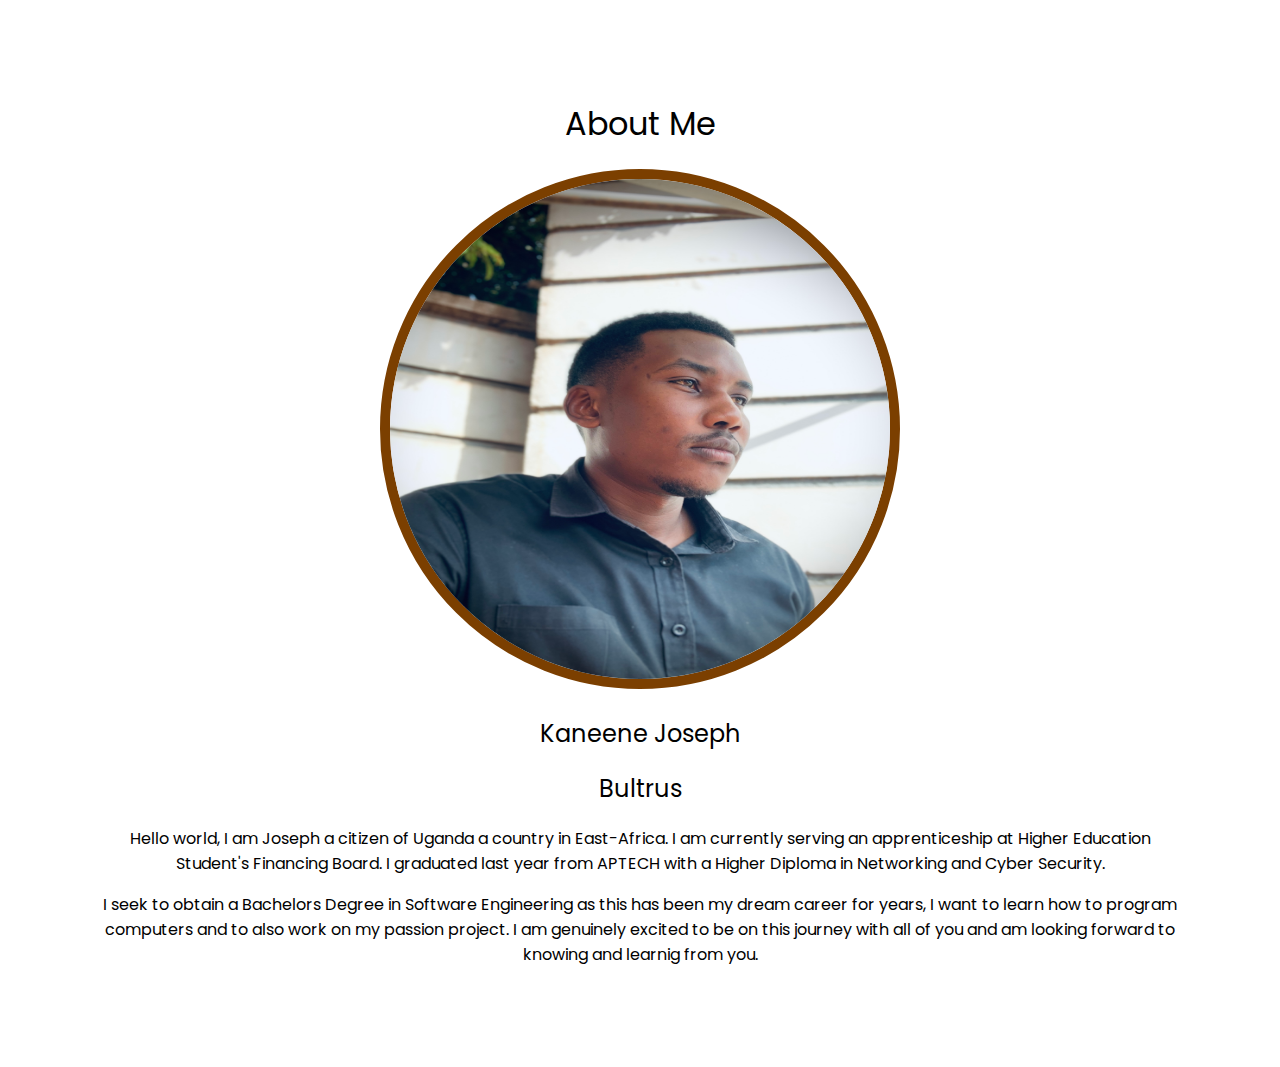
<file: aboutme/index.html>
<!DOCTYPE html>
<html lang="en">
<head>
    <meta charset="UTF-8">
    <meta http-equiv="X-UA-Compatible" content="IE=edge">
    <meta name="viewport" content="width=device-width, initial-scale=1.0">
    <title>All About Me</title>
    <!-- Styling -->
    <link rel="stylesheet" href="styles/index.css">
</head>
<body>
    <h1>About Me</h1>
    <img src="images/kane.jpg" alt="Me.jpg">
    <h2>Kaneene Joseph</h2>
    <h2>Bultrus</h2>
    <p>Hello world, I am Joseph a citizen of Uganda a country in East-Africa. I am currently serving an  apprenticeship at Higher Education Student's Financing Board. I graduated last year from APTECH with a Higher Diploma in Networking and Cyber Security.</p>
    <p>I seek to obtain a Bachelors Degree in Software Engineering as this has been my dream career for years, I want to learn how to program computers and to also work on my passion project. I am genuinely excited to be on this journey with all of you and am looking forward to knowing and learnig from you.</p>

</body>
</html>
</file>
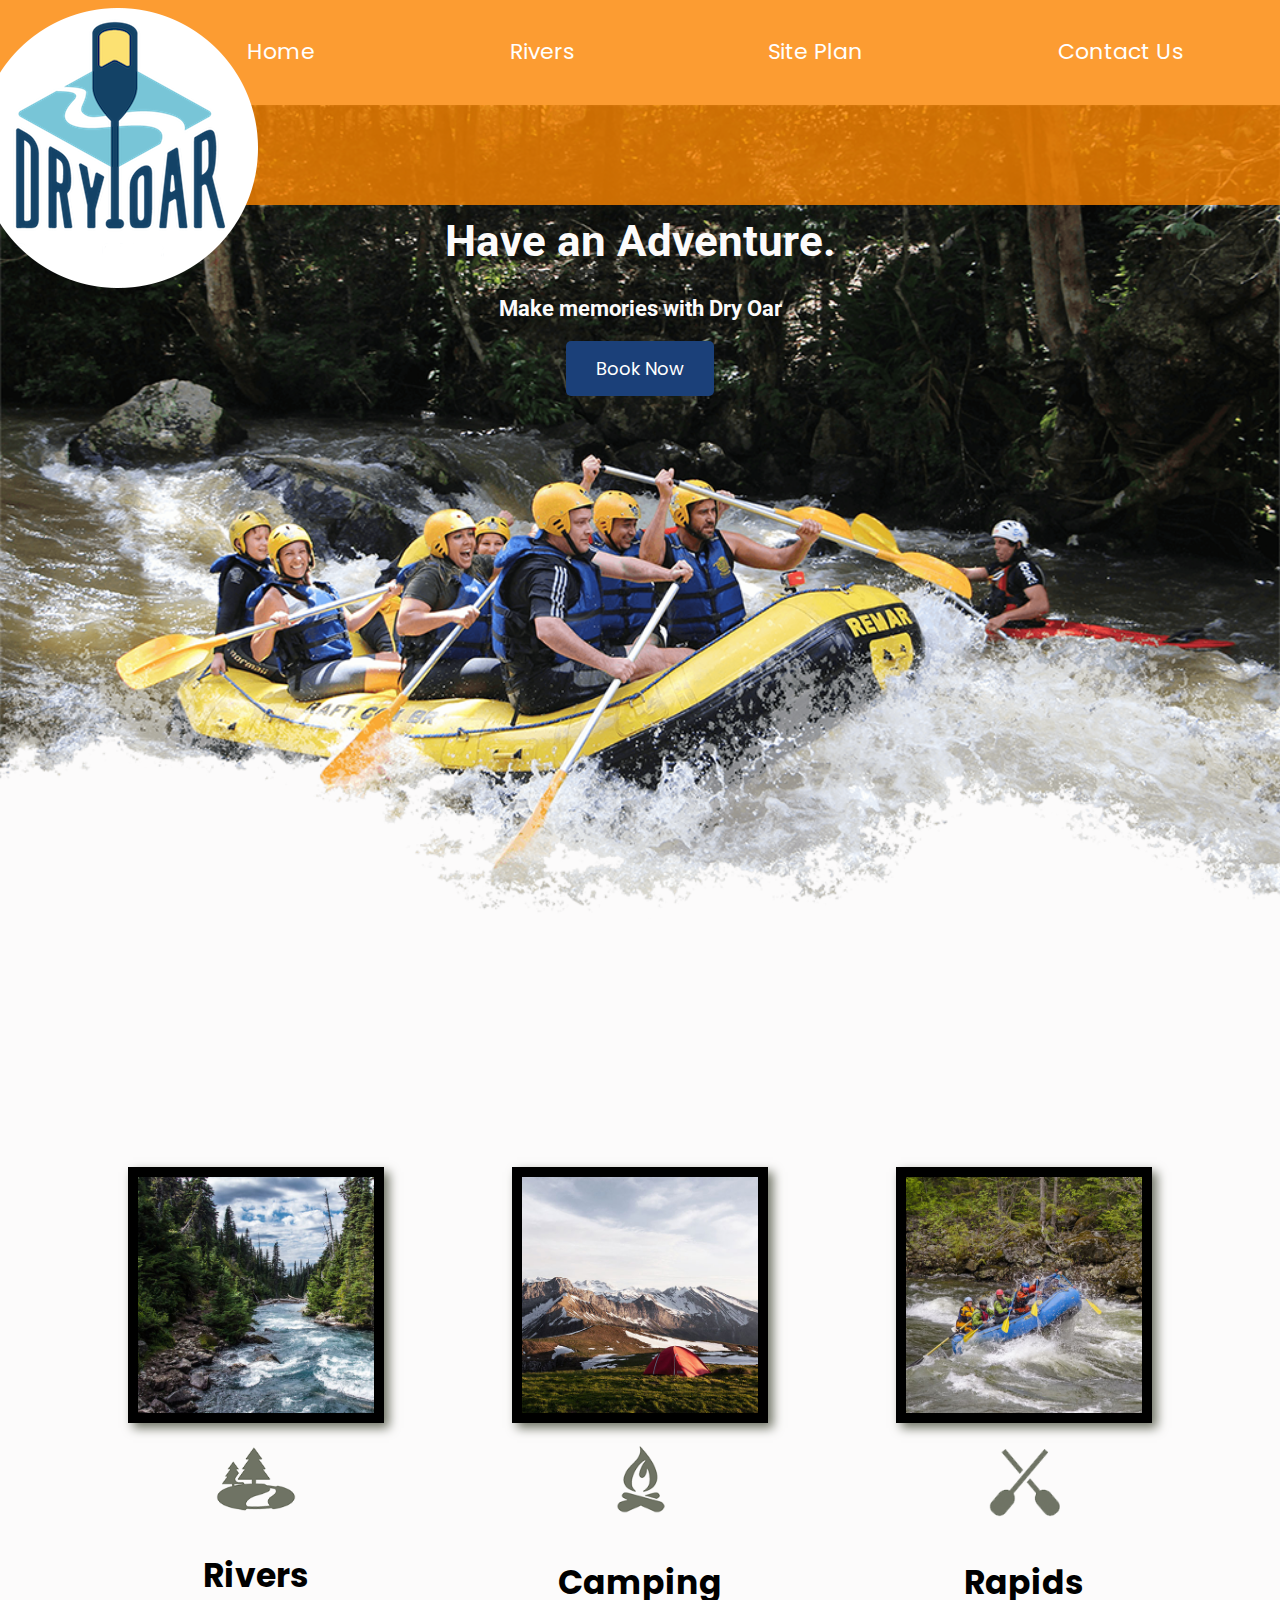
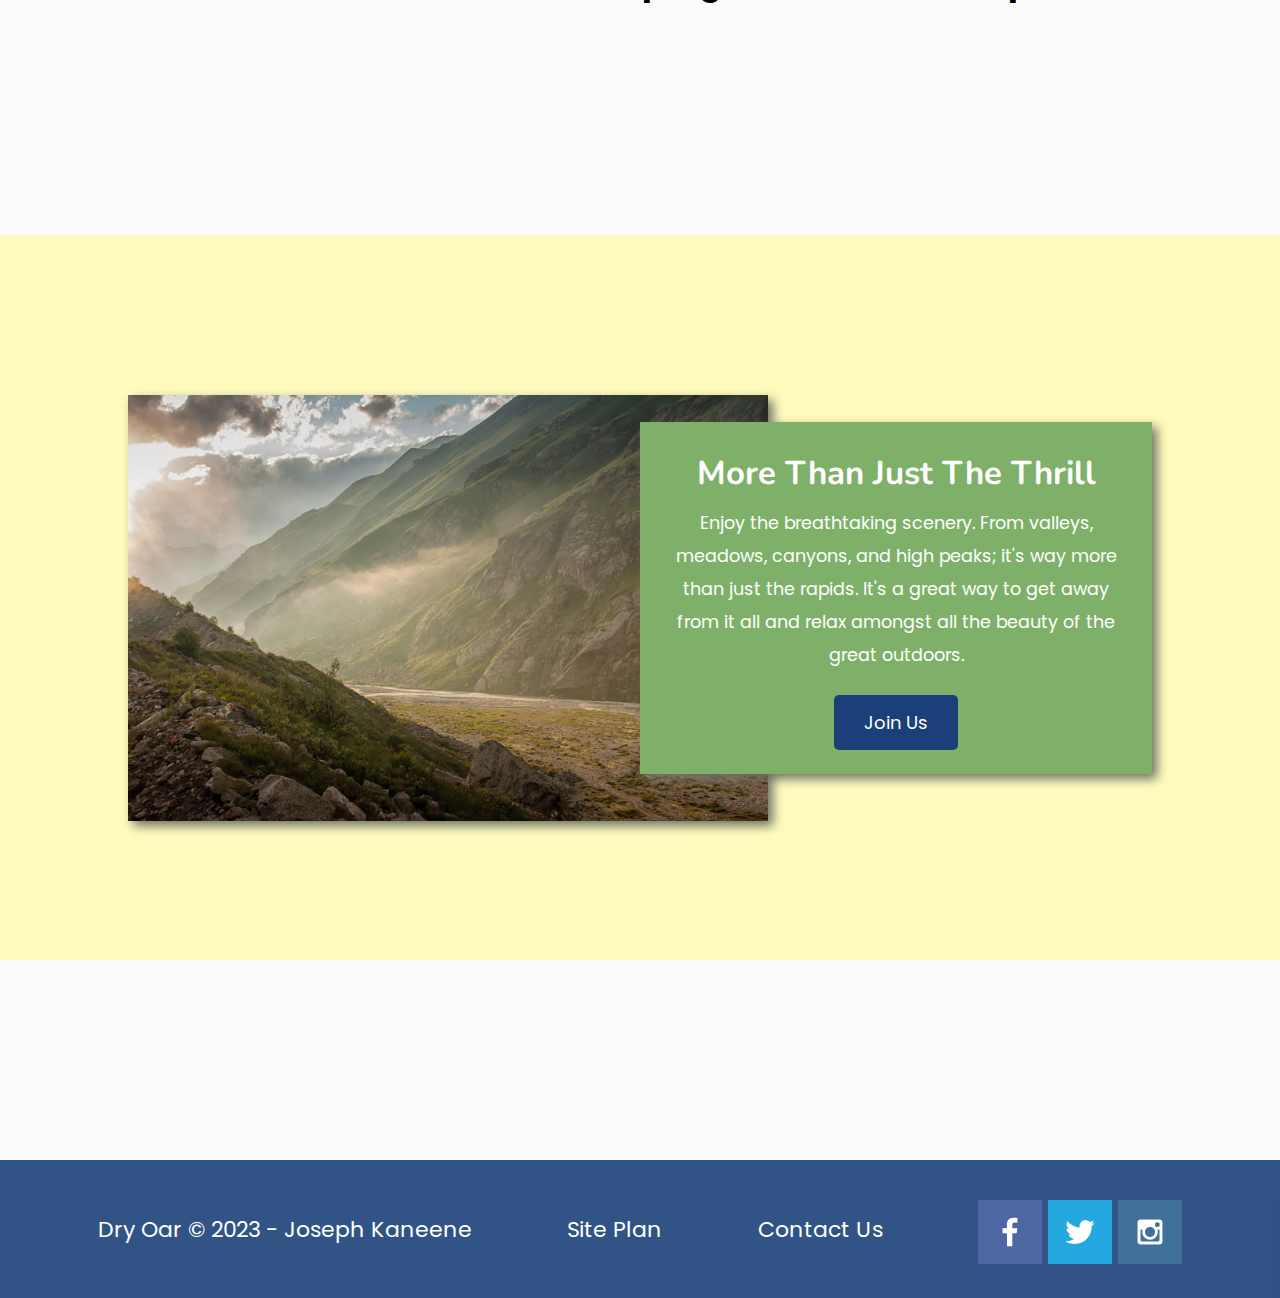
<file: wwr/index.html>
<!DOCTYPE html>
<html lang="en">
<head>
    <meta charset="UTF-8">
    <meta http-equiv="X-UA-Compatible" content="IE=edge">
    <meta name="viewport" content="width=device-width, initial-scale=1.0">
    <title>Whitewater Rafting Vacations | Dry Oar Boating | Home</title>
    <link rel="stylesheet" href="styles/style.css">
</head>
<body>
    <div id="content">
        <header>
            <a href="index.html" id="logo_link">
                <img src="images/logo.png" alt="Dry Oar Logo" class="logo">
            </a>
    
            <nav>
                <a href="index.html">Home</a>
                <a href="rivers.html">Rivers</a>
                <a href="site-plan-rafting.html">Site Plan</a>
                <a href="contactus.html">Contact Us</a>
            </nav>
        </header>
    
            <div id="hero">
                <div id="hero-box">
                    <img src="images/hero.png" alt="People Engoying Rafting" id="hero-img">
                </div>
                <section id="hero-msg">
                    <h1 class="home-title">Have an Adventure.</h1>
                    <h4>Make memories with Dry Oar</h4>
                    <div class="button-box">
                        <a href="contactus.html" class="book">Book Now</a>
                    </div>
                </section>
            </div>
    
            <main class="home-grid">
                <section class="rivers-card">
                    <img src="images/rivers.jpg" alt="river in forest" class="card-img">
                    <img src="images/river_icon.png" alt="river icon" class="icon">
                    <h2>Rivers</h2>
                </section>
    
                <section class="camping-card">
                    <img src="images/camping.jpg" alt="tent in mountain" class="card-img">
                    <img src="images/fire_icon.png" alt="fire icon" class="icon">
                    <h2>Camping</h2>
                </section>
    
                <section class="rapids-card">
                    <img src="images/rapids.jpg" alt="rafting boat" class="card-img">
                    <img src="images/oars.png" alt="oars icon" class="icon">
                    <h2>Rapids</h2>
                </section>
                <div id="background"></div>
                <img class="mountains" src="images/mountains.jpg" alt="Misty mountains">
                <section class="msg">
                    <h2>More Than Just The Thrill</h2>
                    <p>Enjoy the breathtaking scenery. From valleys, meadows, canyons, and high peaks; it's way more than just the rapids. It's a great way to get away from it all and relax amongst all the beauty of the great outdoors. </p>
                    <a class='join' href="rivers.html">Join Us</a>
                </section>
            </main>
    
            <footer>
                <p>Dry Oar &copy; 2023 - Joseph Kaneene</p>
                <p><a href="site-plan-rafting.html">Site Plan</a></p>
                <p><a href="contactus.html">Contact Us</a></p>
                <div class="social">
                    <a href="https://facebook.com" target="_blank">
                        <img src="images/facebook.png" alt="fb icon">
                    </a>
                    <a href="https://twitter.com" target="_blank">
                        <img src="images/twitter.png" alt="twitter icon">
                    </a>
                    <a href="https://instagram.com" target="_blank">
                        <img src="images/instagram.png" alt="instagram icon">
                    </a>
                </div>
            </footer>
    </div>
</body>
</html>
</file>
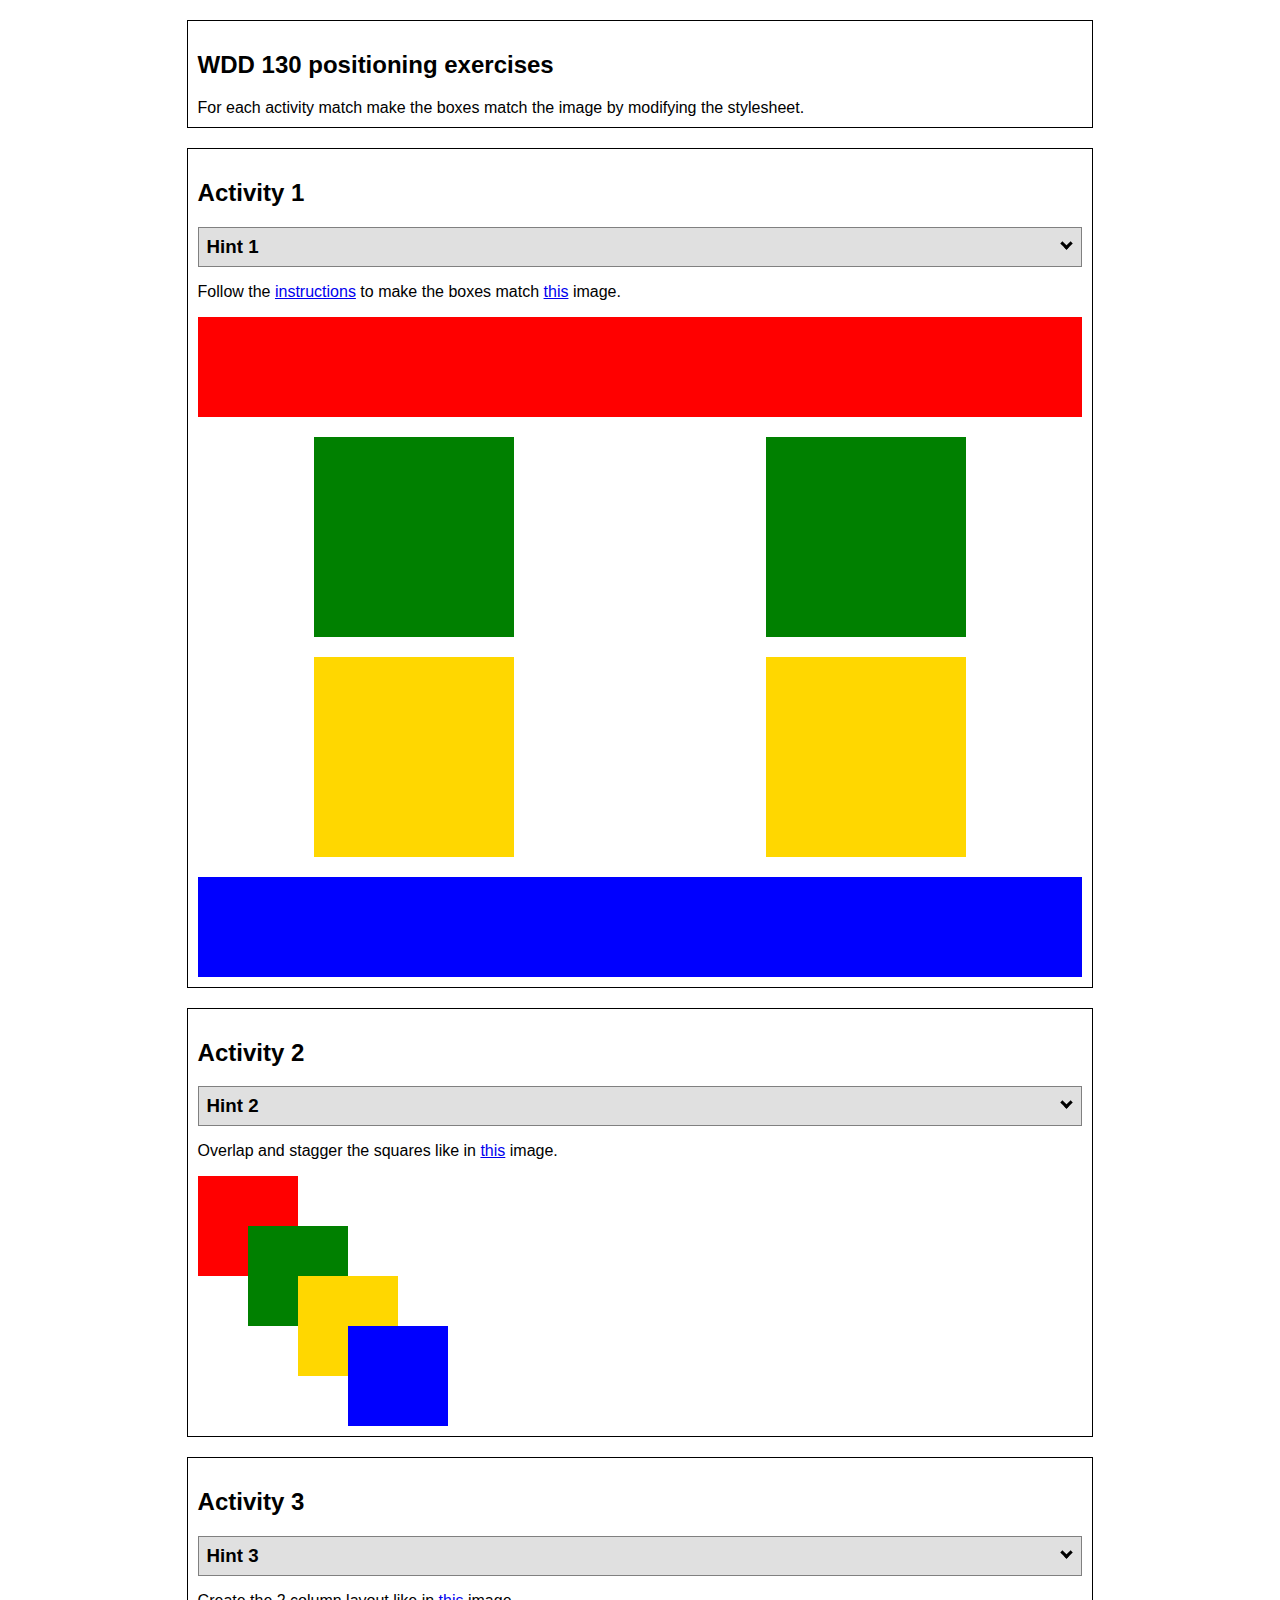
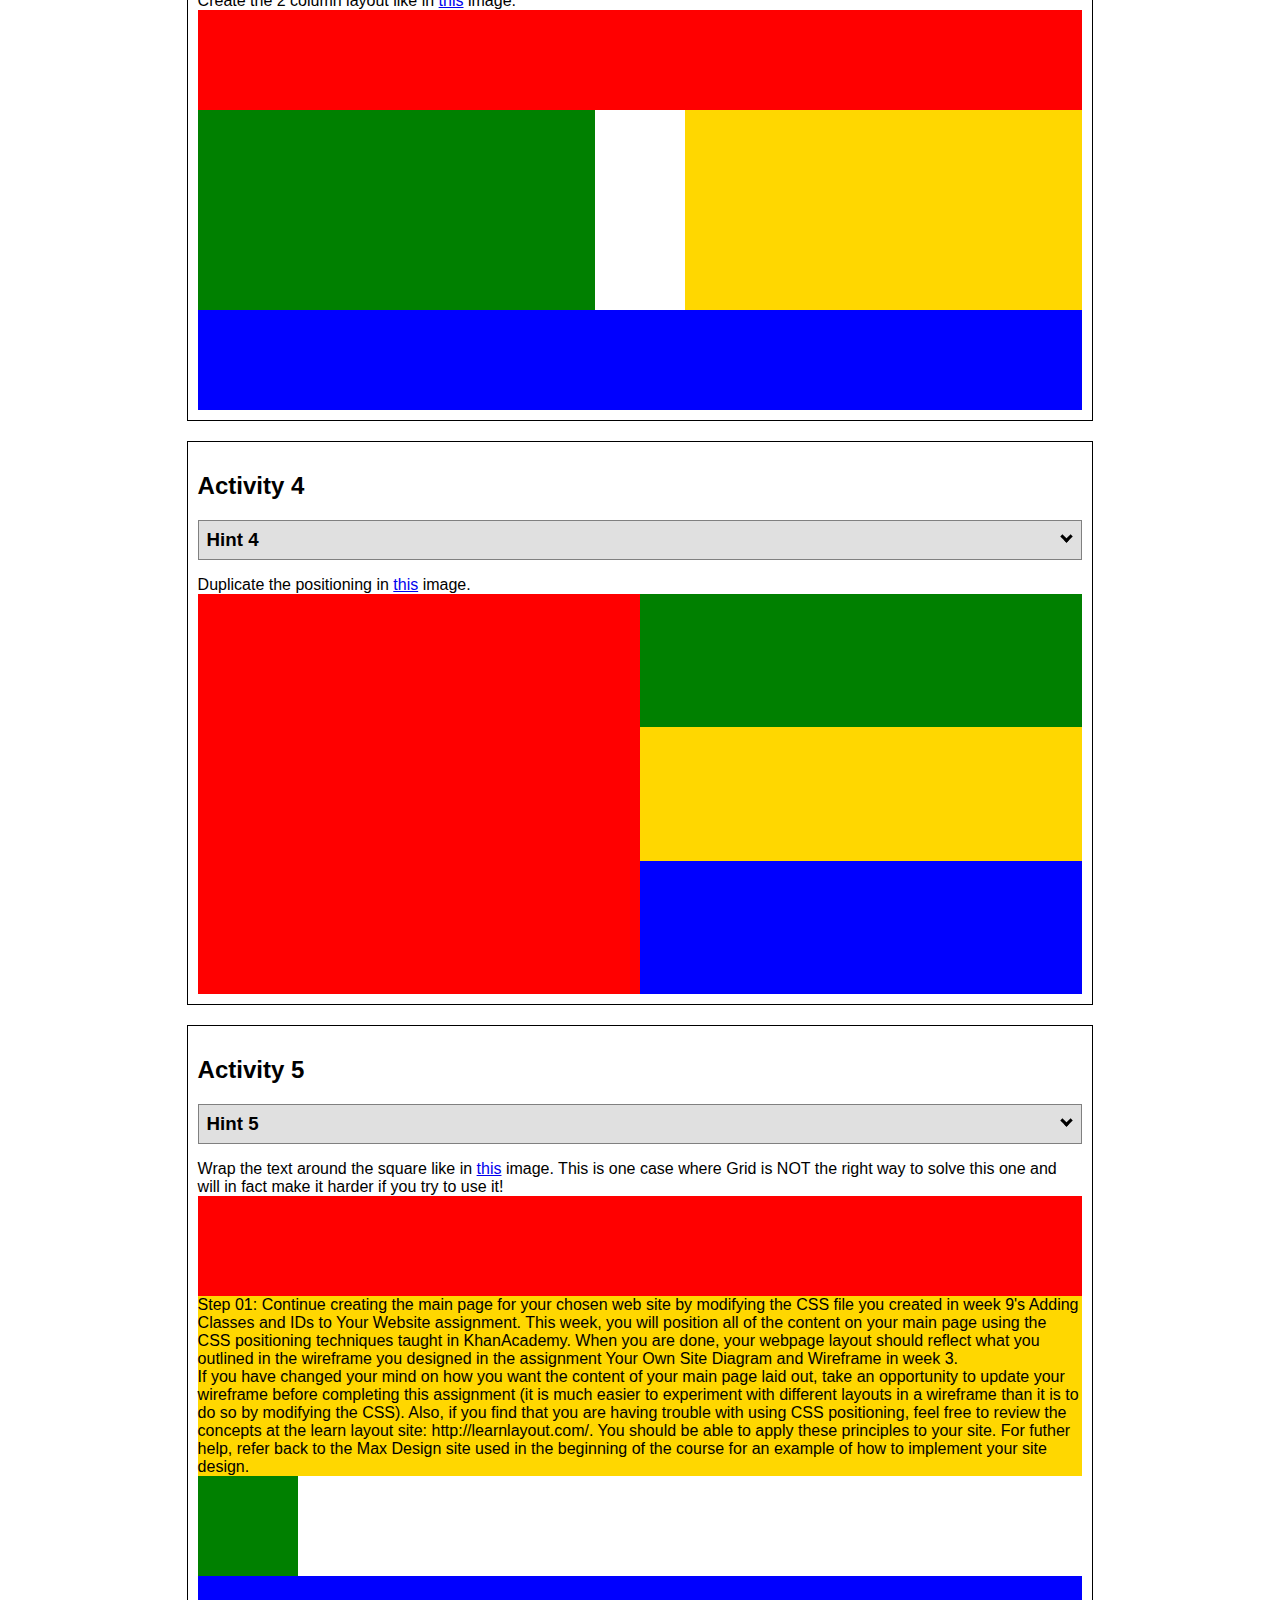
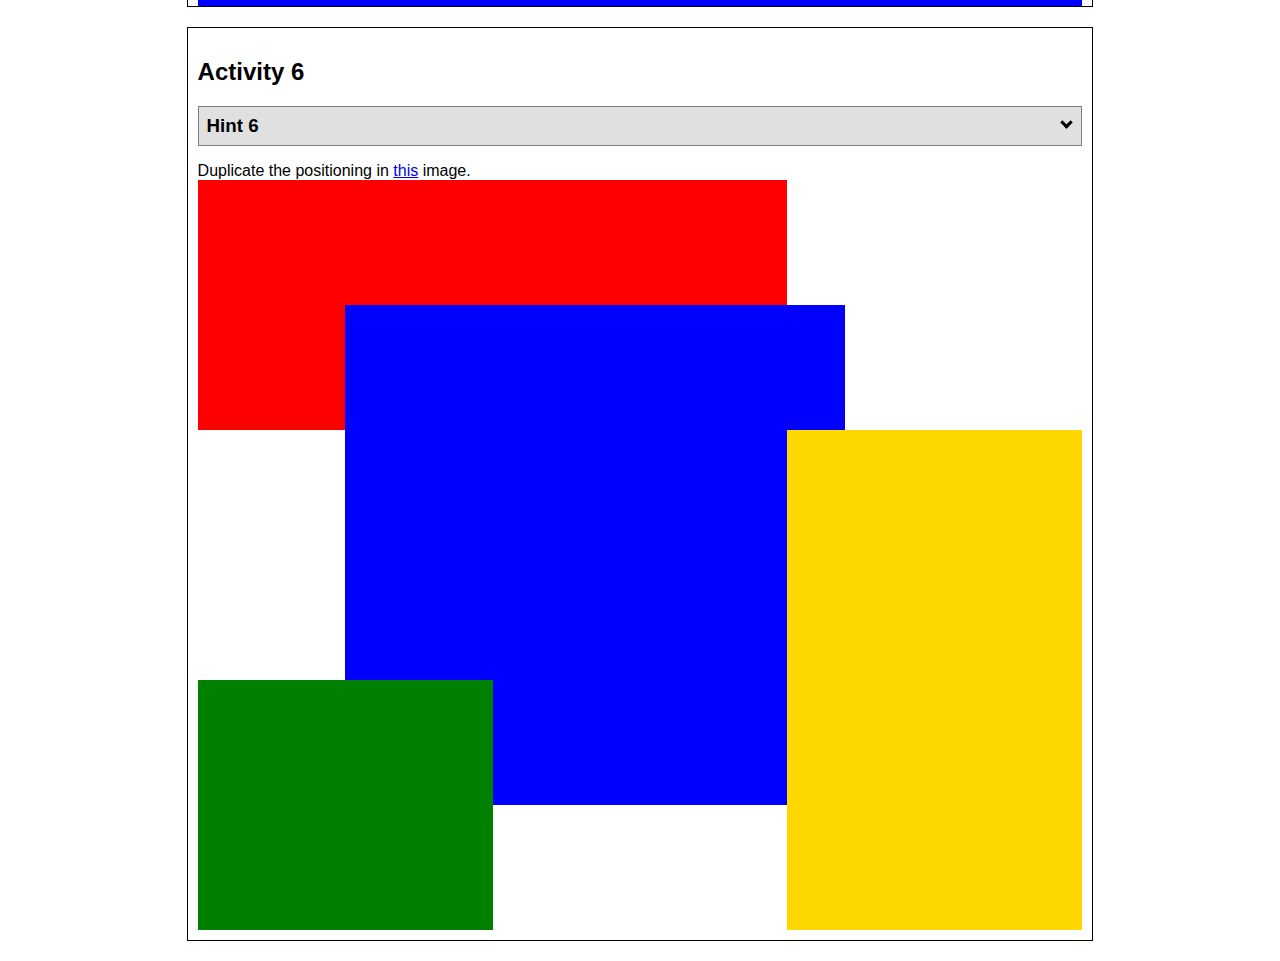
<file: positioning.html>
<!DOCTYPE html>
<html lang="en">
  <head>
    <!-- HTML - Name: positioning.html -->
    <title>Positioning Activity</title>
    <link rel="stylesheet" type="text/css" href="positionstyles.css" />
  </head>
  <body>
    <div class="activity">
      <h2>WDD 130 positioning exercises</h2>
      For each activity match make the boxes match the image by modifying the stylesheet.</div>
    <div class="activity">
      <h2>Activity 1</h2>
      <section class="hint"><input type="checkbox" ><i></i> <h3>Hint 1</h3><div><p>Check out the <a href="https://byui-wdd.github.io/wdd130/activities/w06-css-positioning.html" target="_blank">activity instructions</a> in Ilearn!</p></div></section>
      <p>Follow the <a href="https://byui-wdd.github.io/wdd130/activities/w06-css-positioning.html" target="_blank">instructions</a> to make the boxes match  <a href="https://byui-wdd.github.io/wdd130/images/example1.png" target="_blank">this</a> image.</p>
      <div class="content1" >
        <div class="red1" ></div>
        <div class="green1" ></div>
        <div class="green1" ></div>
        <div class="yellow1"></div>
        <div class="yellow1"></div>
        <div class="blue1"></div>
      </div>
    </div>
    <div class="activity">
      <h2>Activity 2</h2>
      <section class="hint"><input type="checkbox" > <h3>Hint 2</h3><i></i><div>
      <ul>
      <li>grid-template-columns: 50px 50px 50px 50px 50px </li></ul></div></section>
      <p>Overlap and stagger the squares like in <a href="https://byui-wdd.github.io/wdd130/images/example2.png" target="_blank">this</a> image.</p>
      <div class="content2" >
        <div class="red2" ></div>
        <div class="green2" ></div>
        <div class="yellow2"></div>
        <div class="blue2"></div>
      </div>
    </div>
    <div class="activity">
      <h2>Activity 3</h2>
      <section class="hint"><input type="checkbox" > <h3>Hint 3</h3><i></i><div><p>This one is going to be best solved with CSS Grid. Remember to make the boxes the right width first...then start moving them around. </p><h4>Properties used:</h4><ul><li>display:grid;</li><li>grid-template-columns:</li><li>grid-column-gap:</li>
        <li>grid-column:</li>  </ul></div></section>
      Create the 2 column layout like in <a href="https://byui-wdd.github.io/wdd130/images/example3.png" target="_blank">this</a>  image.
      <div class="content3" >
        <div class="red3" ></div>
        <div class="green3" ></div>
        <div class="yellow3"></div>
        <div class="blue3"></div>
      </div>
    </div>
    <div class="activity">
      <h2>Activity 4</h2>
      <section class="hint"><input type="checkbox" > <h3>Hint 4</h3><i></i><div><p>For the others we have been primarily concerned with width. For this one you will need to adjust height as well. </p><h4>Properties used:</h4><ul><li>display:grid;</li><li>grid-template-columns:</li><li>grid-row:</li></ul></div></section>
      Duplicate the positioning in <a href="https://byui-wdd.github.io/wdd130/images/example4.png" target="_blank">this</a> image. 
      <div class="content4" >
        <div class="red4" ></div>
        <div class="green4" ></div>
        <div class="yellow4"></div>
        <div class="blue4"></div>
      </div>
    </div>

    <div class="activity">
      <h2>Activity 5</h2>
      <section class="hint"><input type="checkbox" > <h3>Hint 5</h3><i></i><div><p>Grid is <strong>not</strong> the right way to do this.  In fact there is only one way to really do that...and that is with float. Remember that we float the thing we want the text to wrap around.  Also remember to start by making all the shapes the right size and shape.</p><h4>Properties used:</h4><ul><li>float: left;</li></ul></div></section>
      Wrap the text around the square like in <a href="https://byui-wdd.github.io/wdd130/images/example5.png" target="_blank">this</a> image. This is one case where Grid is NOT the right way to solve this one and will in fact make it harder if you try to use it!
      <div class="content5" >
        <div class="red5" ></div>
        <div class="green5" ></div>
        <div class="yellow5">Step 01: Continue creating the main page for your chosen web site by modifying the CSS file you created in week 9's Adding Classes and IDs to Your Website assignment. This week, you will position all of the content on your main page using the CSS positioning techniques taught in KhanAcademy. When you are done, your webpage layout should reflect what you outlined in the wireframe you designed in the assignment Your Own Site Diagram and Wireframe in week 3. <br />
          If you have changed your mind on how you want the content of your main page laid out, take an opportunity to update your wireframe before completing this assignment (it is much easier to experiment with different layouts in a wireframe than it is to do so by modifying the CSS). Also, if you find that you are having trouble with using CSS positioning, feel free to review the concepts at the learn layout site: http://learnlayout.com/. You should be able to apply these principles to your site. For futher help, refer back to the Max Design site used in the beginning of the course for an example of how to implement your site design.</div>
        <div class="blue5"></div>
      </div>
    </div>
    <div class="activity">
      <h2>Activity 6</h2>
      <section class="hint"><input type="checkbox" > <h3>Hint 6</h3><i></i><div><p>This one is all about visualizing the grid behind the layout. If you are having a hard time doing that first: all the sizes are even multiples of 100, and second here is another example with the lines drawn: <a href="https://byui-wdd.github.io/wdd130/images/example6-hint.png" target="_blank">example 6 with lines</a>. For this one you will find it easiest if you use px for the column width. You can also use <kbd>z-index</kbd> to control the element layering.    </p><h4>Properties used:</h4><ul><li>display:grid;</li><li>grid-template-columns:</li><li>grid-column:</li><li>grid-row:</li><li><a href="https://www.w3schools.com/cssref/pr_pos_z-index.asp" target="_blank">z-index:</a></li></ul></div></section>
      Duplicate the positioning in <a href="https://byui-wdd.github.io/wdd130/images/example6.png" target="_blank">this</a> image.
      <div class="content6" >
        <div class="red6" ></div>
        <div class="green6" ></div>
        <div class="yellow6"></div>
        <div class="blue6"></div>
      </div>
    </div>
  </body>
</html>
</file>
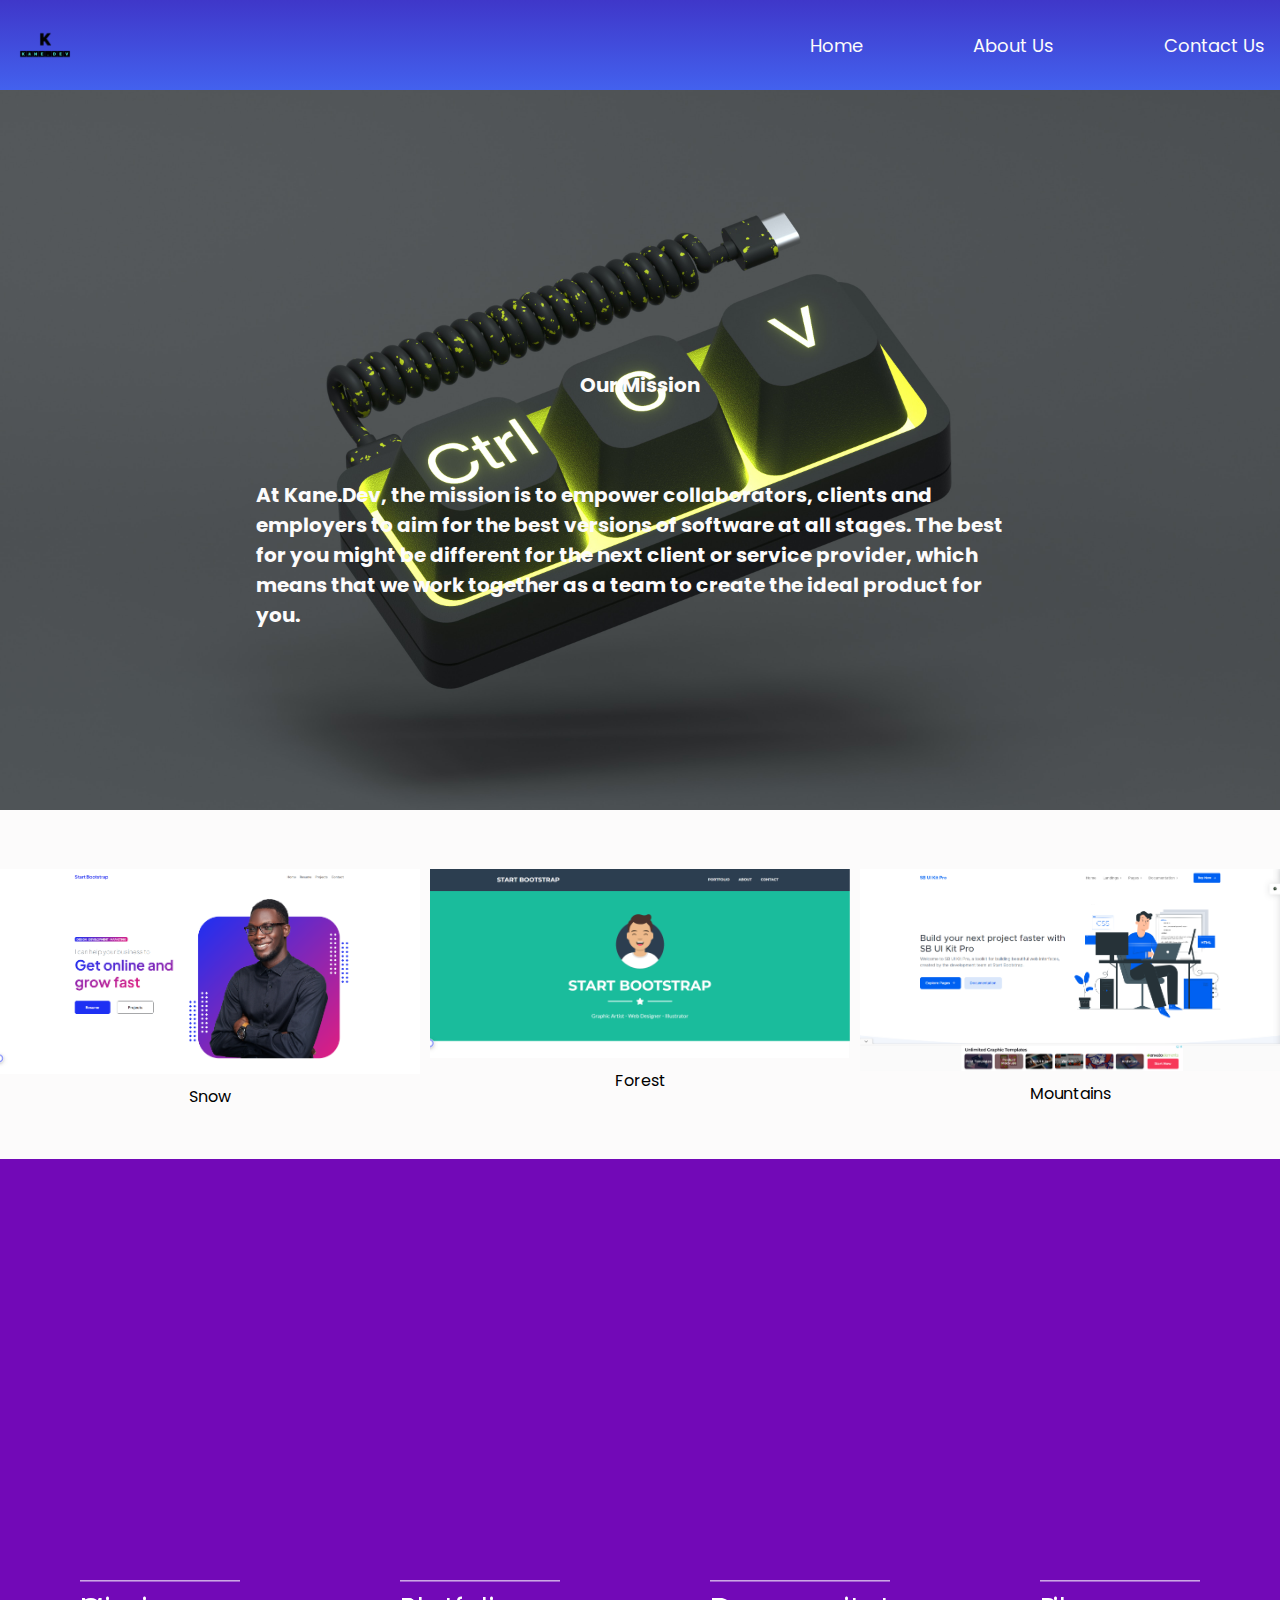
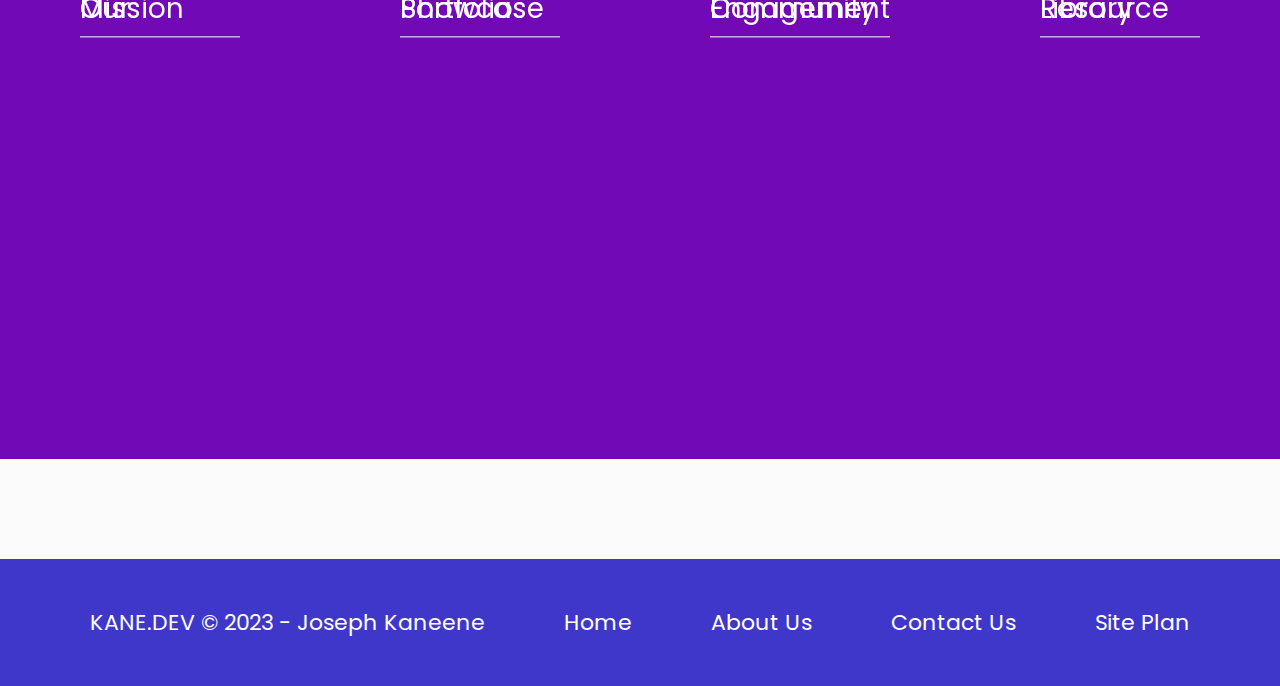
<file: portfolio/aboutus.html>
<!DOCTYPE html>
<html lang="en">
<head>
    <meta charset="UTF-8">
    <meta name="viewport" content="width=device-width, initial-scale=1.0">

    <!-- link to the css -->
    <link rel="stylesheet" href="styles/main-site.css">
    <!-- liunk to page icon -->
    <link rel="shortcut icon" href="images/logo_white.png" type="image/x-icon">
    <title>About Us</title>
</head>
<body>
    <div id="content">
         <!-- Navigation area -->
    <header class="navbar">
        <!-- Logo -->
        <a href="index.html" class="logo_link">
            <img src="images/logo_transparent.png" alt="KANE.DEV">
        </a>
        <!-- Page links -->
        <nav>
            <a href="index.html">Home</a>
            <a href="aboutus.html">About Us</a>
            <a href="contactus.html">Contact Us</a>
        </nav>
    </header>
    <!-- Hero Section -->
    <div id="hero">
        <!-- Background image -->
        <div id="hero-box">
            <img src="images/aboutus/about1.jpg" alt="LAPTOP AND COFEE" id="hero-img">
        </div>
        <!-- Hero Content -->
        <div id="hero-content">
            <h1 class="home-title">Our Mission</h1>
            <h4>At Kane.Dev, the mission is to empower collaborators, clients and employers to aim for the best versions of software at all stages. 
              The best for you might be different for the next client or service provider, which means that we work together as a team to create the ideal product for you.
            </h4>
        </div>
    </div>

    <!-- Projects -->
    <div class="grid-container">
        <div class="grid-item">
          <img src="images/aboutus/projects/project1.png" alt="Snow">
          <div class="caption">Snow</div>
        </div>
        <div class="grid-item">
          <img src="images/aboutus/projects/project2.png" alt="Forest">
          <div class="caption">Forest</div>
        </div>
        <div class="grid-item">
          <img src="images/aboutus/projects/project3.png" alt="Mountains">
          <div class="caption">Mountains</div>
        </div>
      </div>

    <!-- Timeline -->
    <section id="timeline">
  
        <div class="tl-item">
          
          <div class="tl-bg" style="background-image: url(https://placeimg.com/801/801/nature)"></div>
          
          <div class="tl-year">
            <p class="f2 heading--sanSerif">Our Mission</p>
          </div>
      
          <div class="tl-content">
            <p>At Kane.Dev, the mission is to empower collaborators, clients and employers to aim for the best versions of software at all stages. 
              The best for you might be different for the next client or service provider, which means that we work together as a team to create the ideal product for you. 
            </p>
          </div>
      
        </div>
      
        <div class="tl-item">
          
          <div class="tl-bg" style="background-image: url(https://placeimg.com/802/802/nature)"></div>
          
          <div class="tl-year">
            <p class="f2 heading--sanSerif">Portfolio Showcase</p>
          </div>
      
          <div class="tl-content">
            <p>Overtime, all the projects here have been built tested and published. 
              These different projects, that later turned into products to our different clients and collaborators went on to serve the desired purpose. 
              You can go ahead and have a look at the ones that catch your eye. </p>
          </div>
      
        </div>
      
        <div class="tl-item">
          
          <div class="tl-bg" style="background-image: url(https://placeimg.com/803/803/nature)"></div>
          
          <div class="tl-year">
            <p class="f2 heading--sanSerif">Community Engagement</p>
          </div>
      
          <div class="tl-content">
            <p>At Kane.Dev, as soon as you pitch your idea, work begins. 
              With the vast team I have developed over the year combined with my experience in this industry, your project will be reviewed, tested and published at its peak performance. 
            </p>
          </div>
      
        </div>
      
        <div class="tl-item">
          
          <div class="tl-bg" style="background-image: url(https://placeimg.com/800/800/nature)"></div>
          
          <div class="tl-year">
            <p class="f2 heading--sanSerif">Resource Library</p>
          </div>
      
          <div class="tl-content">
            <p>With all the projects that we have worked on and published. 
              When have developed a few resources that you can use before you contact us 
              to evaluate your ideas just so you can be certain of the nest step which will be to contact us. </p>
          </div>
      
        </div>
      </section>
      

    <!-- Footer -->
    <footer>
        <p>KANE.DEV &copy; 2023 - Joseph Kaneene</p>
        <p><a href="index.html">Home</a></p>
        <p><a href="aboutus.html">About Us</a></p>
        <p><a href="contactus.html">Contact Us</a></p>
        <p><a href="site-plan.html">Site Plan</a></p>
    </footer>
    </div>
    
</body>
</html>
</file>
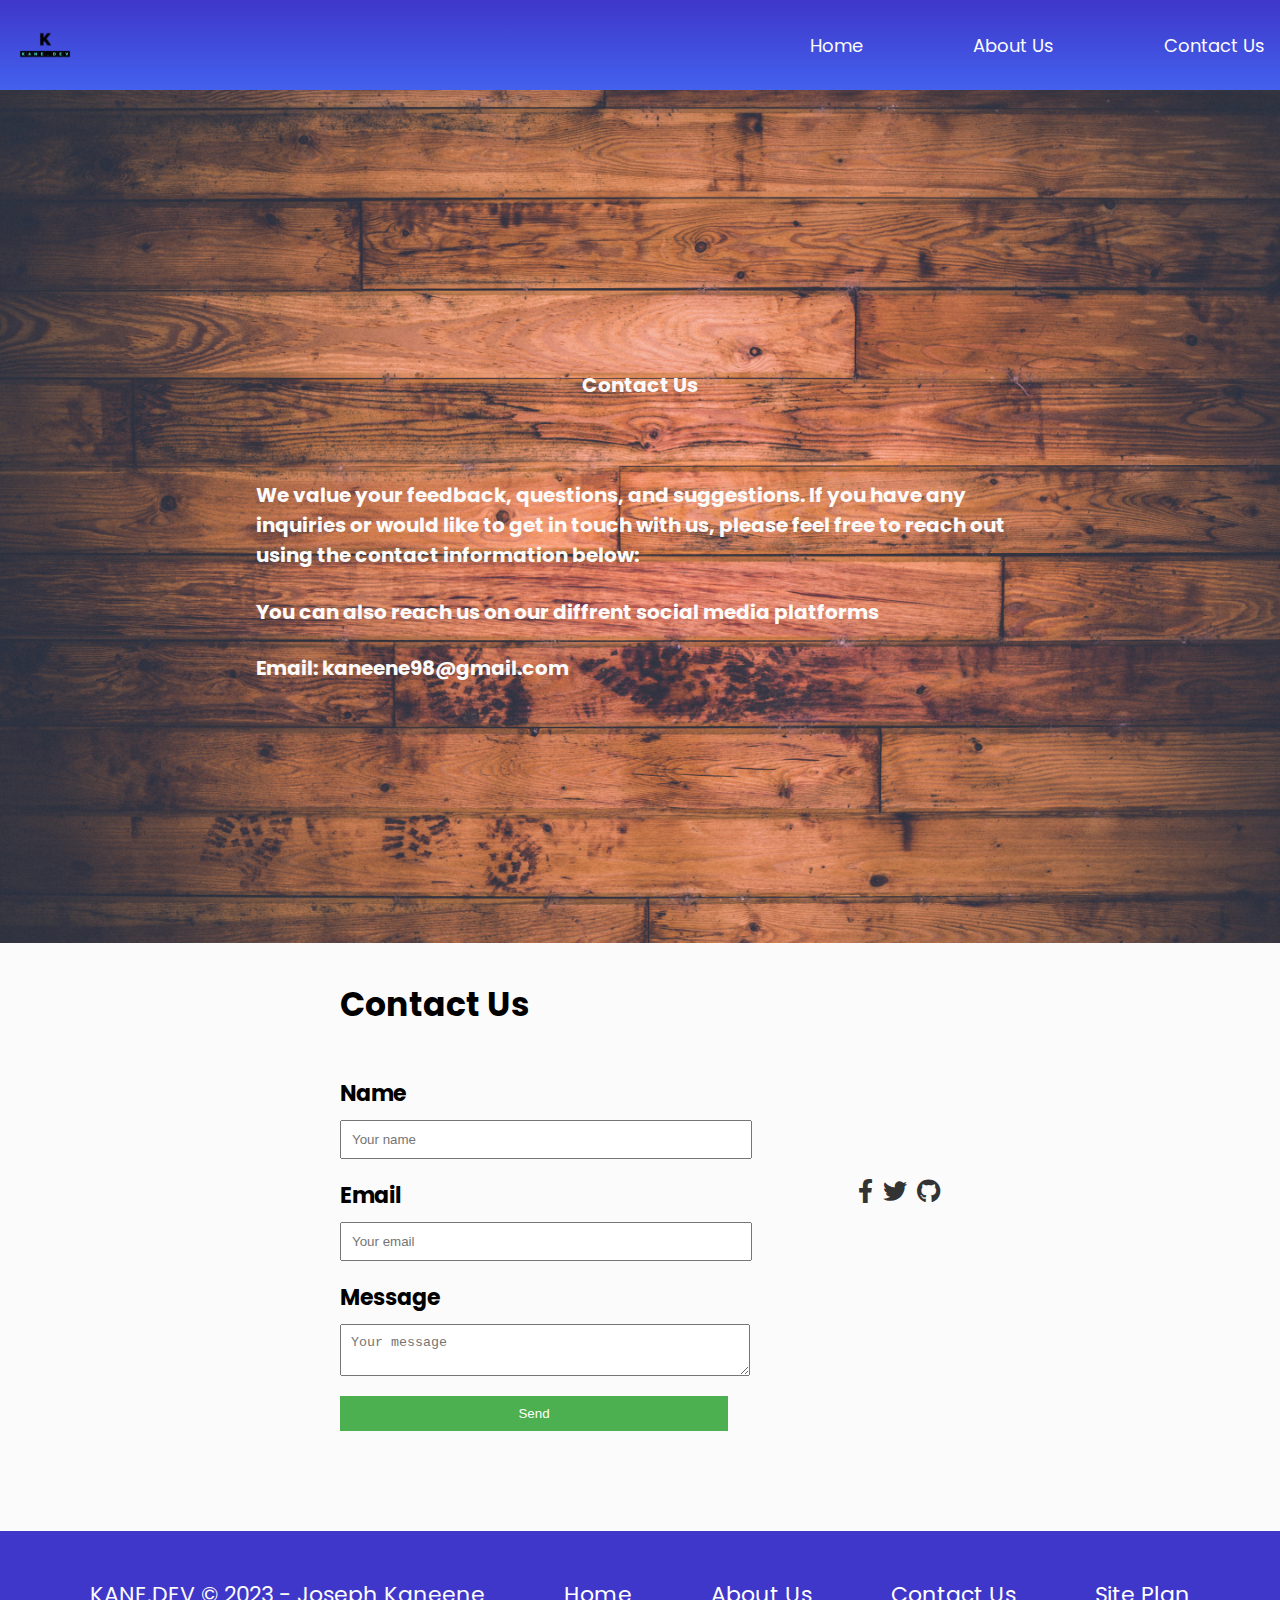
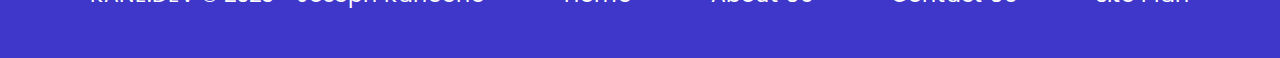
<file: portfolio/contactus.html>
<!DOCTYPE html>
<html lang="en">
<head>
    <meta charset="UTF-8">
    <meta name="viewport" content="width=device-width, initial-scale=1.0">
    
    <!-- link to the css -->
    <link rel="stylesheet" href="styles/main-site.css">
    <!-- link to page icon -->
    <link rel="shortcut icon" href="images/logo_white.png" type="image/x-icon">
    <!-- font awesome -->
    <link rel="stylesheet" href="https://cdnjs.cloudflare.com/ajax/libs/font-awesome/5.15.3/css/all.min.css">

    <title>Contact Us</title>
</head>
<body>
    <div id="content">
        <!-- Navigation area -->
    <header class="navbar">
        <!-- Logo -->
        <a href="index.html" class="logo_link">
            <img src="images/logo_transparent.png" alt="KANE.DEV">
        </a>
        <!-- Page links -->
        <nav>
            <a href="index.html">Home</a>
            <a href="aboutus.html">About Us</a>
            <a href="contactus.html">Contact Us</a>
        </nav>
    </header>
    <!-- Hero Section -->
    <div id="hero">
        <!-- Background image -->
        <div id="hero-box">
            <img src="images/contactus/contact.jpg" alt="LAPTOP AND COFEE" id="hero-img">
        </div>
        <!-- Hero Content -->
        <div id="hero-content">
            <h1 class="home-title">Contact Us</h1>
            <h4>We value your feedback, questions, and suggestions. 
              If you have any inquiries or would like to get in touch with us, please feel free to reach out using the contact information below: 
            </h4>
            <h4>
              You can also reach us on our diffrent social media platforms
            </h4>
            <h4>
              Email: kaneene98@gmail.com 
            </h4>
        </div>
    </div>

    <!-- Form -->
    <div class="form-container">
        <form>
          <h2>Contact Us</h2>
          <div class="form-group">
            <label for="name">Name</label>
            <input type="text" id="name" name="name" placeholder="Your name">
          </div>
          <div class="form-group">
            <label for="email">Email</label>
            <input type="email" id="email" name="email" placeholder="Your email">
          </div>
          <div class="form-group">
            <label for="message">Message</label>
            <textarea id="message" name="message" placeholder="Your message"></textarea>
          </div>
          <button type="submit">Send</button>
        </form>
        <div class="icons">
          <a href="#" class="icon"><i class="fab fa-facebook-f"></i></a>
          <a href="#" class="icon"><i class="fab fa-twitter"></i></a>
          <a href="#" class="icon"><i class="fab fa-github"></i></a>
        </div>
      </div>
      

    <!-- Footer -->
    <footer>
        <p>KANE.DEV &copy; 2023 - Joseph Kaneene</p>
        <p><a href="index.html">Home</a></p>
        <p><a href="aboutus.html">About Us</a></p>
        <p><a href="contactus.html">Contact Us</a></p>
        <p><a href="site-plan.html">Site Plan</a></p>
    </footer>
    </div>
</body>
</html>
</file>
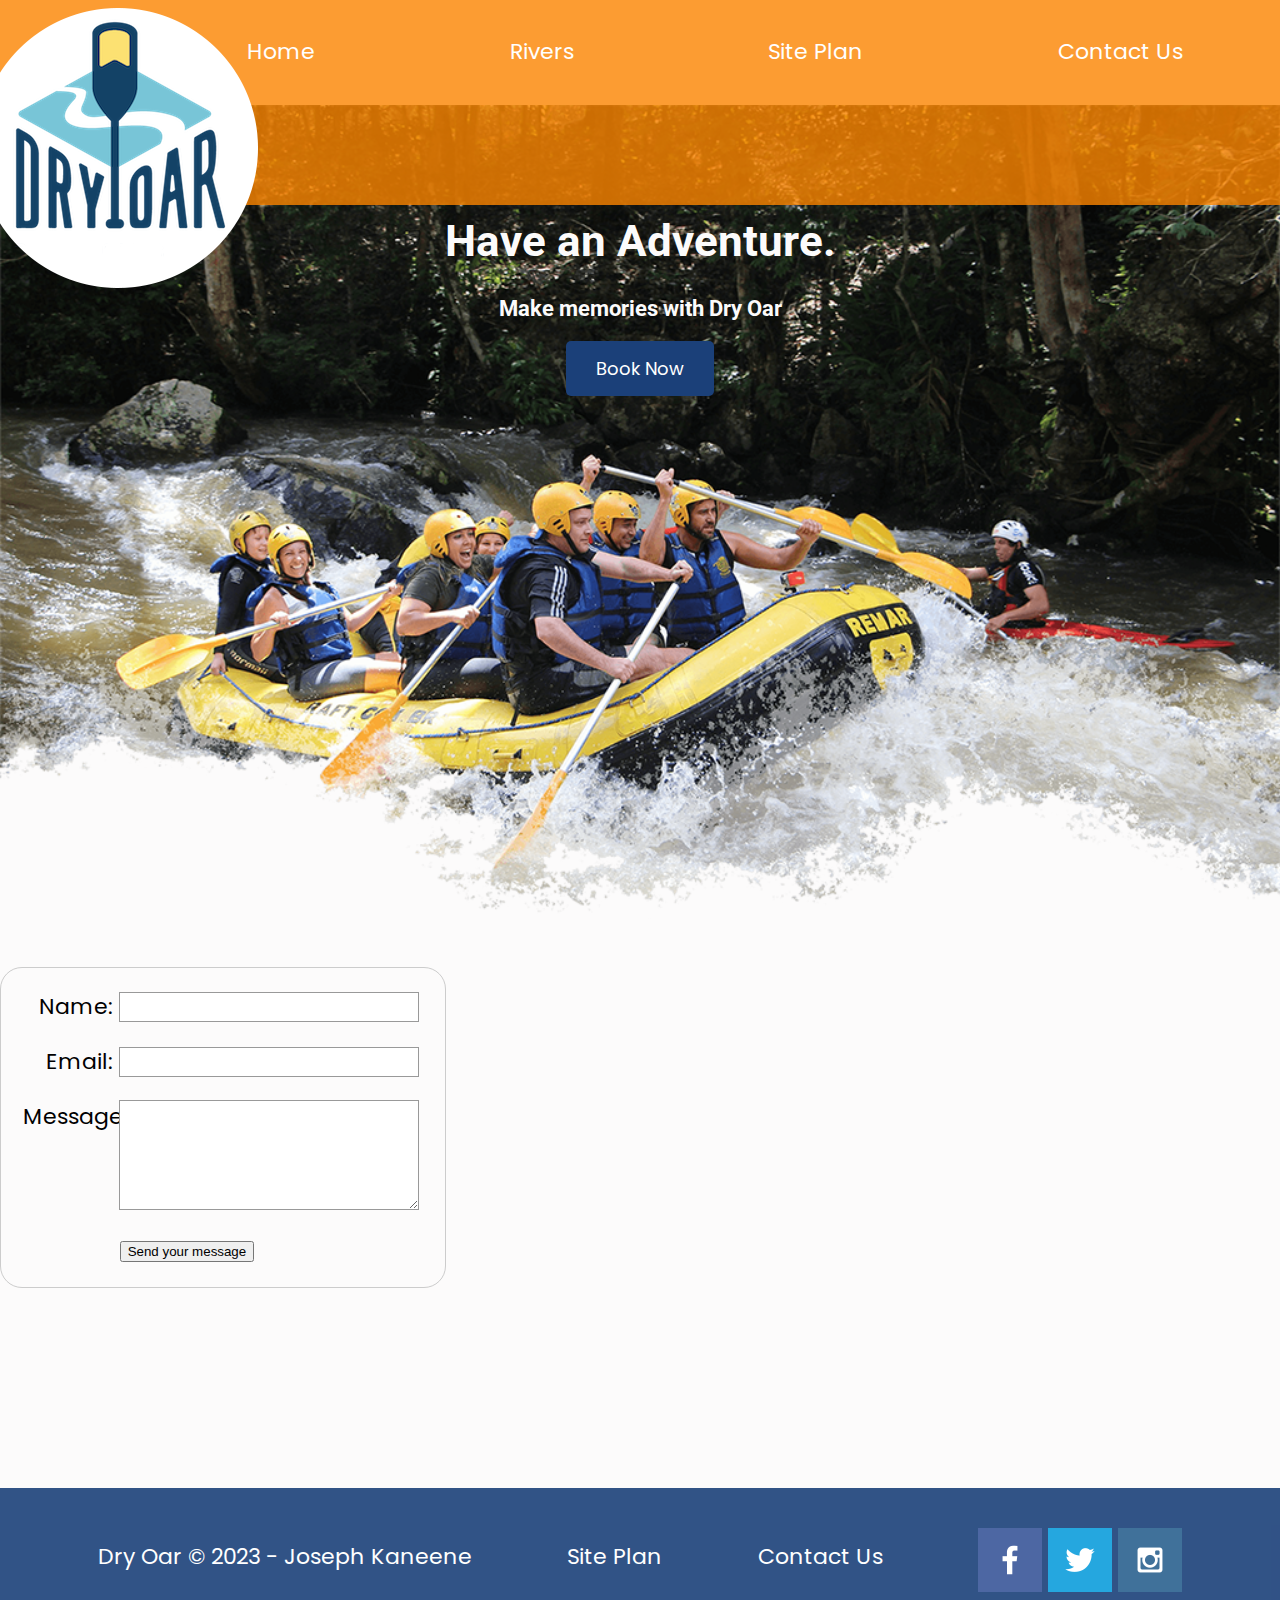
<file: wwr/contactus.html>
<!DOCTYPE html>
<html lang="en">
<head>
    <meta charset="UTF-8">
    <meta http-equiv="X-UA-Compatible" content="IE=edge">
    <meta name="viewport" content="width=device-width, initial-scale=1.0">
    <title>Whitewater Rafting Vacations | Dry Oar Boating | Contact Us</title>
    <link rel="stylesheet" href="styles/style.css">

    <!-- Style for the form -->
    <style>
        form {
  /* Center the form on the page */
  margin: 0 auto;
  width: 400px;
  /* Form outline */
  padding: 1em;
  border: 1px solid #ccc;
  border-radius: 1em;
}

ul {
  list-style: none;
  padding: 0;
  margin: 0;
}

form li + li {
  margin-top: 1em;
}

label {
  /* Uniform size & alignment */
  display: inline-block;
  width: 90px;
  text-align: right;
}

input,
textarea {
  /* To make sure that all text fields have the same font settings
     By default, textareas have a monospace font */
  font: 1em sans-serif;

  /* Uniform text field size */
  width: 300px;
  box-sizing: border-box;

  /* Match form field borders */
  border: 1px solid #999;
}

input:focus,
textarea:focus {
  /* Additional highlight for focused elements */
  border-color: #000;
}

textarea {
  /* Align multiline text fields with their labels */
  vertical-align: top;

  /* Provide space to type some text */
  height: 5em;
}

.button {
  /* Align buttons with the text fields */
  padding-left: 90px; /* same size as the label elements */
}

button {
  /* This extra margin represent roughly the same space as the space
     between the labels and their text fields */
  margin-left: 0.5em;
}

#feedback {
    background-color: antiquewhite;
    position: absolute;
    top: 0;
    left: 0;
    right: 0;
    padding: .5em;
    /* make this element invisible until we are ready for it */
    display: none;      
}
.moveDown {
    margin-top: 3em;
}

    </style>
</head>
<body>
    <div id="content">
        <header>
            <a href="index.html" id="logo_link">
                <img src="images/logo.png" alt="Dry Oar Logo" class="logo">
            </a>
    
            <nav>
                <a href="index.html">Home</a>
                <a href="rivers.html">Rivers</a>
                <a href="site-plan-rafting.html">Site Plan</a>
                <a href="contactus.html">Contact Us</a>
            </nav>
        </header>
    
            <div id="hero">
                <div id="hero-box">
                    <img src="images/hero.png" alt="People Engoying Rafting" id="hero-img">
                </div>
                <section id="hero-msg">
                    <h1 class="home-title">Have an Adventure.</h1>
                    <h4>Make memories with Dry Oar</h4>
                    <div class="button-box">
                        <a href="contactus.html" class="book">Book Now</a>
                    </div>
                </section>
            </div>
    
            <main class="home-grid">
                <div id="feedback"></div>
                <form action="/my-handling-form-page" method="post">
                    <ul>
                      <li>
                        <label for="name">Name:</label>
                        <input type="text" id="name" name="user_name" />
                      </li>
                      <li>
                        <label for="mail">Email:</label>
                        <input type="email" id="mail" name="user_email" />
                      </li>
                      <li>
                        <label for="msg">Message:</label>
                        <textarea id="msg" name="user_message"></textarea>
                      </li>
                      <li class="button">
                        <button type="submit">Send your message</button>
                      </li>
                      
                    </ul>
                  </form>
                  

                
            </main>
    
            <footer>
                <p>Dry Oar &copy; 2023 - Joseph Kaneene</p>
                <p><a href="site-plan-rafting.html">Site Plan</a></p>
                <p><a href="contactus.html">Contact Us</a></p>
                <div class="social">
                    <a href="https://facebook.com" target="_blank">
                        <img src="images/facebook.png" alt="fb icon">
                    </a>
                    <a href="https://twitter.com" target="_blank">
                        <img src="images/twitter.png" alt="twitter icon">
                    </a>
                    <a href="https://instagram.com" target="_blank">
                        <img src="images/instagram.png" alt="instagram icon">
                    </a>
                </div>
            </footer>
    </div>

    <!-- Java Script for the Form -->
    <script>
        // get the feedback div element so we can do something with it.
        const feedbackElement = document.getElementById('feedback');
        // get the form so we can read what was entered in it.
        const formElement = document.forms[0];
        // add a 'listener' to wait for a submission of our form. When that happens run the code below.
        formElement.addEventListener('submit', function(e) {
            // stop the form from doing the default action.
            e.preventDefault();
            // set the contents of our feedback element to a message letting the user know the form was submitted successfully. Notice that we pull the name that was entered in the form to personalize the message!
            feedbackElement.innerHTML = 'Hello '+ formElement.user_name.value +'! Thank you for your message. We will get back with you as soon as possible!';
            // make the feedback element visible.
            feedbackElement.style.display = "block";
            // add a class to move everything down so our message doesn't cover it.
            document.body.classList.toggle('moveDown');
        });
    </script>
</body>
</html>
</file>
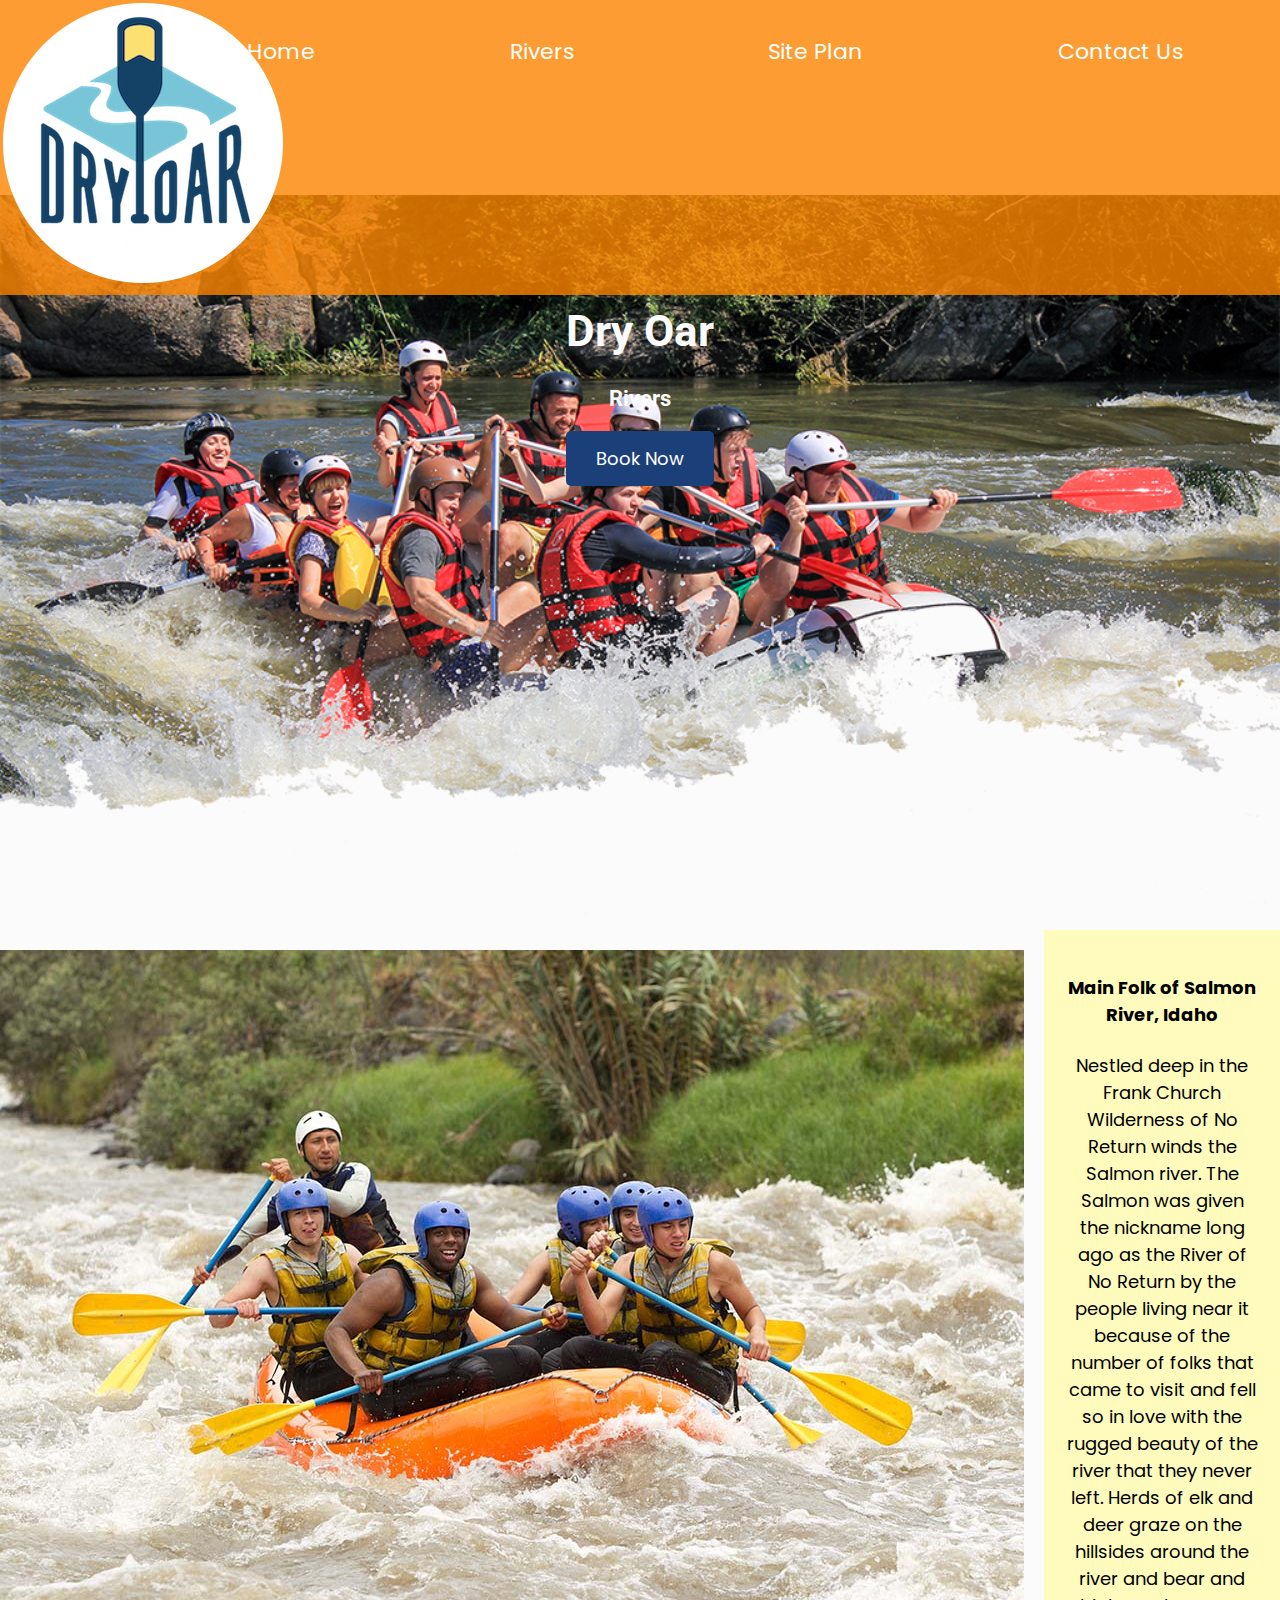
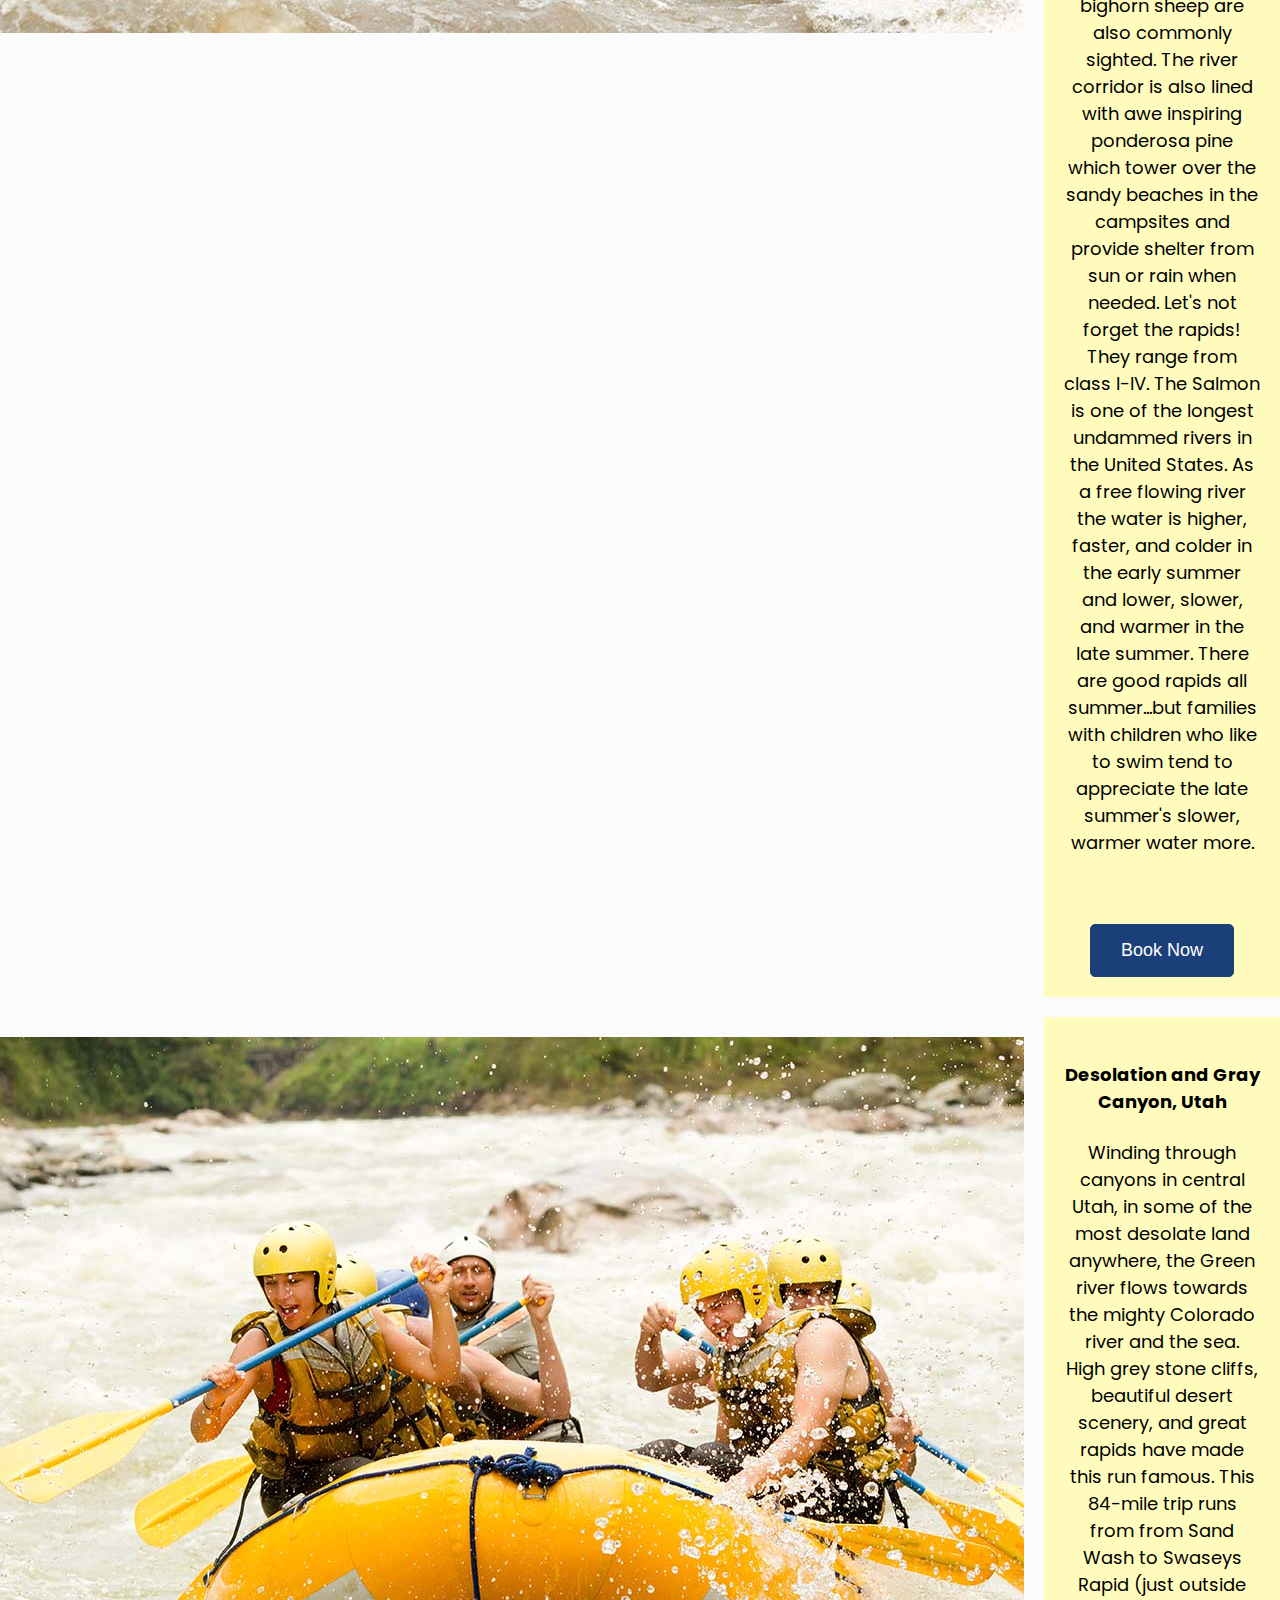
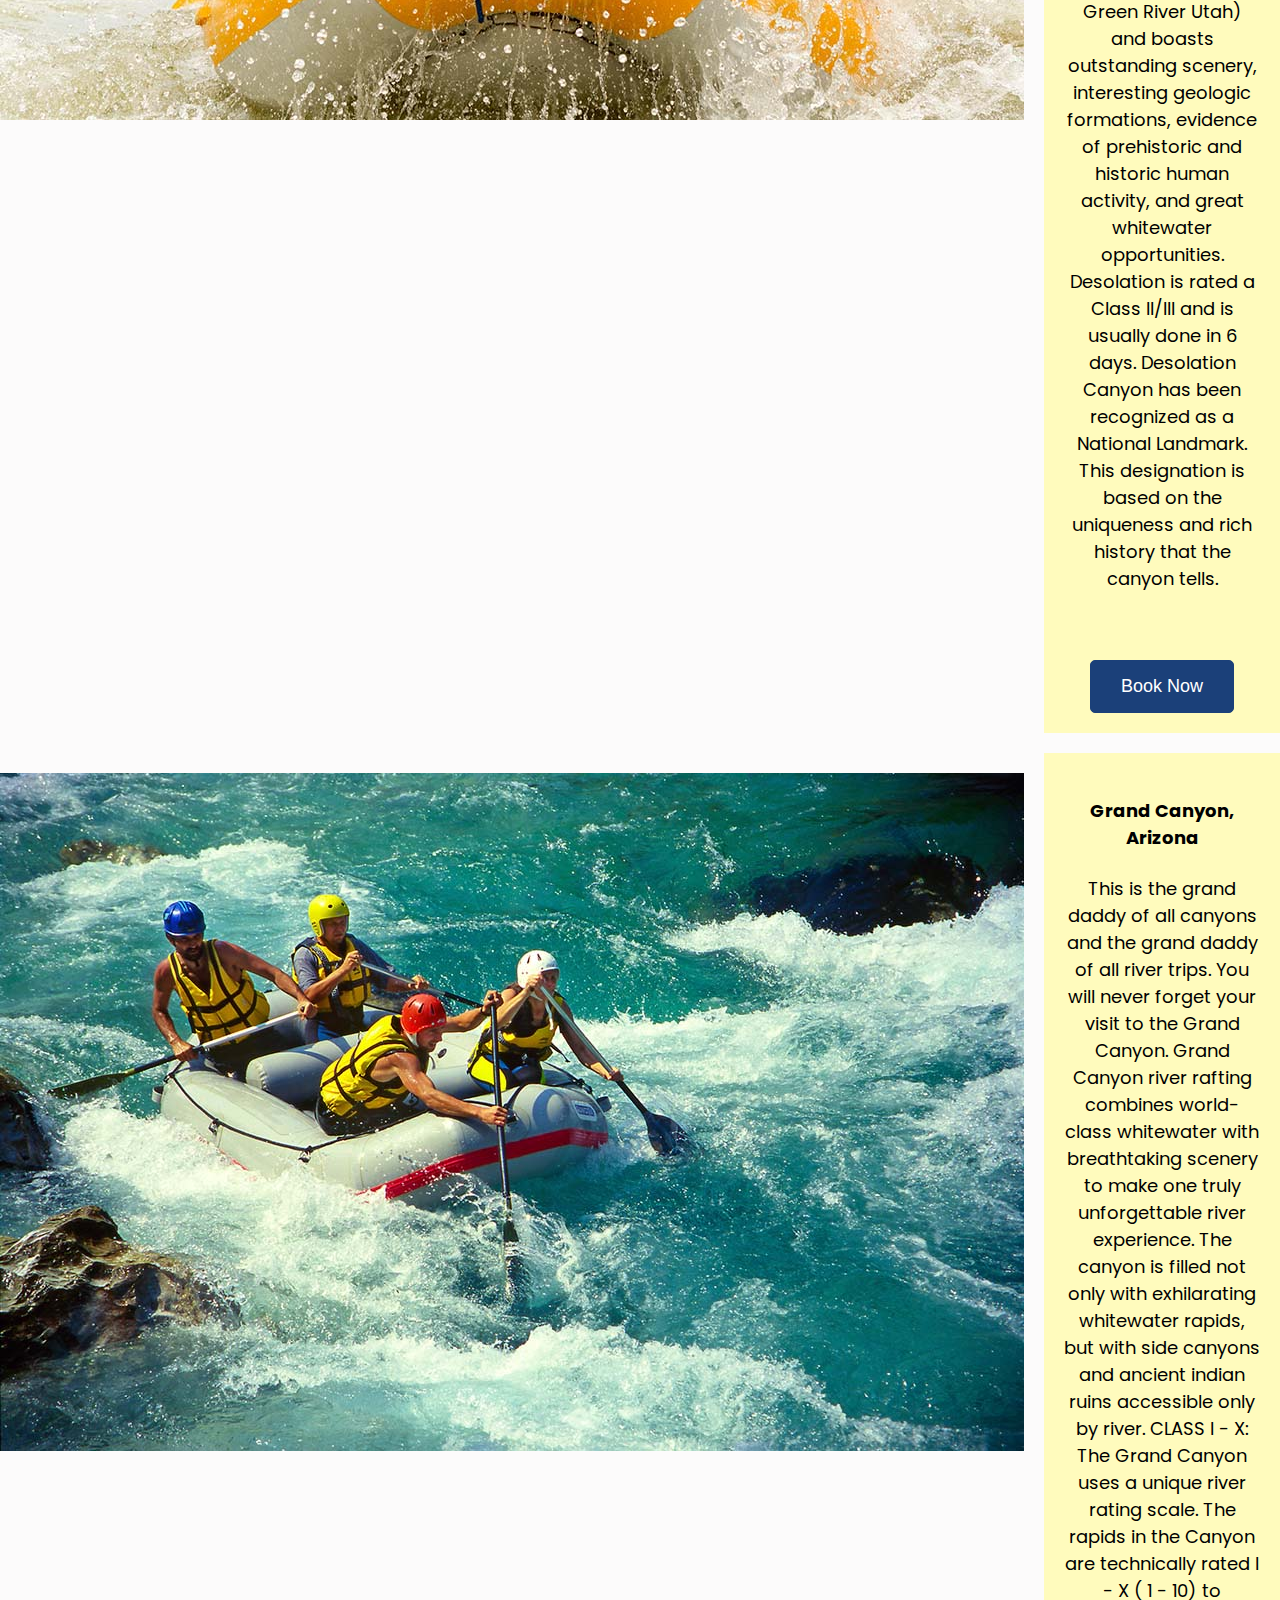
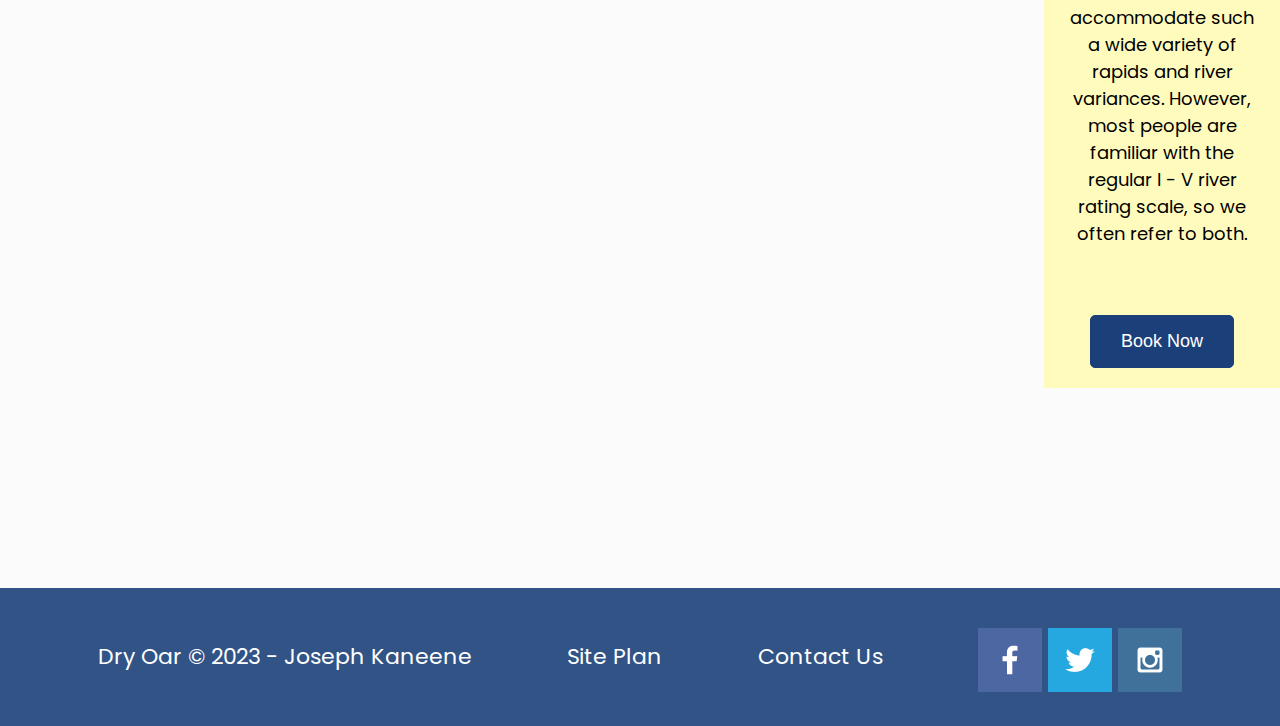
<file: wwr/rivers.html>
<!DOCTYPE html>
<html lang="en">
<head>
    <meta charset="UTF-8">
    <meta name="viewport" content="width=device-width, initial-scale=1.0">
    <title>Whitewater Rafting Vacations | Dry Oar Boating | Rivers</title>
    <link rel="stylesheet" href="styles/style.css">
</head>
<body>
    <div id="content">
        <header>
            <!-- Navigation Logo -->
            <a href="index.html">
                <img src="images/logo.png" alt="Dry Oar Logo" class="logo">
            </a>
            <!-- Navigation Links -->
            <nav>
                <a href="index.html">Home</a>
                <a href="rivers.html">Rivers</a>
                <a href="site-plan-rafting.html">Site Plan</a>
                <a href="contactus.html">Contact Us</a>
            </nav>
        </header>

        <!-- Hero Section -->
        <div id="hero">
            <div id="hero-box">
                <img src="images/rivers_hero.png" alt="People Enjoying Rafting" id="hero-img">
            </div>
            <section id="hero-msg">
                <h1 class="home-title">Dry Oar</h1>
                <h4>Rivers</h4>
                <div class="button-box">
                    <a href="contacus.html" class="book">Book Now</a>
                </div>
            </section>
        </div>

        <!-- The Main Section Of the Page -->
        <main class="river-grid">
            <!-- River One -->
            <section class="river-details-one">
                <img class="river-img" src="images/river1.jpg" alt="Main Folk of Salmon River. Idaho">
                <div class="river-text">
                    <h4>Main Folk of Salmon River, Idaho</h4>
                    <p>
                        Nestled deep in the Frank Church Wilderness of No Return winds the Salmon river. 
                        The Salmon was given the nickname long ago as the River of No Return by the people 
                        living near it because of the number of folks that came to visit and fell so in love with the rugged beauty of the river that they never left. 
                        Herds of elk and deer graze on the hillsides around the river and bear and bighorn sheep are also commonly sighted. 
                        The river corridor is also lined with awe inspiring ponderosa pine which tower over the sandy beaches in the campsites and provide shelter from sun or rain when needed. 
                        Let's not forget the rapids! They range from class I-IV. The Salmon is one of the longest undammed rivers in the United States. 
                        As a free flowing river the water is higher, faster, and colder in the early summer and lower, slower, and warmer in the late summer. 
                        There are good rapids all summer...but families with children who like to swim tend to appreciate the late summer's slower, warmer water more.
                    </p>
                    <button class="river-button">Book Now</button>
                </div>
            </section>
            <!-- River Two -->
            <section class="river-details-two">
                <img src="images/river2.jpg" alt="Desolation and Gray Canyon, Utah" class="river-img">
                <div class="river-text">
                    <h4>Desolation and Gray Canyon, Utah</h4>
                    <p>
                        Winding through canyons in central Utah, in some of the most desolate land anywhere, the Green river flows towards the mighty Colorado river and the sea. 
                        High grey stone cliffs, beautiful desert scenery, and great rapids have made this run famous. 
                        This 84-mile trip runs from from Sand Wash to Swaseys Rapid (just outside Green River Utah) and boasts outstanding scenery, interesting geologic formations, evidence of prehistoric and historic human activity, and great whitewater opportunities. 
                        Desolation is rated a Class II/III and is usually done in 6 days. Desolation Canyon has been recognized as a National Landmark.  
                        This designation is based on the uniqueness and rich history that the canyon tells.
                    </p>
                    <button class="river-button">Book Now</button>
                </div>
            </section>
            <!-- River Three -->
            <section class="river-details-three">
                <img src="images/river3.jpg" alt="Grand Canyon, Arizona" class="river-img">
                <div class="river-text">
                    <h4>Grand Canyon, Arizona</h4>
                    <p>
                        This is the grand daddy of all canyons and the grand daddy of all river trips. 
                        You will never forget your visit to the Grand Canyon. 
                        Grand Canyon river rafting combines world-class whitewater with breathtaking scenery to make one truly unforgettable river experience. 
                        The canyon is filled not only with exhilarating whitewater rapids, but with side canyons and ancient indian ruins accessible only by river. 
                        CLASS I - X: The Grand Canyon uses a unique river rating scale. 
                        The rapids in the Canyon are technically rated I - X ( 1 - 10) to accommodate such a wide variety of rapids and river variances. However, most people are familiar with the regular I - V river rating scale, so we often refer to both.
                    </p>
                    <button class="river-button">Book Now</button>
                </div>
            </section>
        </main>

        <!-- Footer Of the  Page -->
        <footer>
            <p>Dry Oar &copy; 2023 - Joseph Kaneene</p>
                <p><a href="site-plan-rafting.html">Site Plan</a></p>
                <p><a href="contactus.html">Contact Us</a></p>
                <div class="social">
                    <a href="https://facebook.com" target="_blank">
                        <img src="images/facebook.png" alt="fb icon">
                    </a>
                    <a href="https://twitter.com" target="_blank">
                        <img src="images/twitter.png" alt="twitter icon">
                    </a>
                    <a href="https://instagram.com" target="_blank">
                        <img src="images/instagram.png" alt="instagram icon">
                    </a>
                </div>
        </footer>
    </div>
</body>
</html>
</file>
<file: aboutme/styles/index.css>
/* intial css file */

 @font-face {
    font-family: Poppins;
    src: url(Poppins-Regular.ttf);
    font-weight: bold;
  }

  body{
    font-family: Poppins;
    text-align: center;
    margin: 100px;
  }

  img{
    width: 500px;
    height: 500px;
    border: 10px solid #7B3F00;
    border-radius: 50%;
    
  }
</file>
<file: wwr/styles/style.css>
/* My website body fonts including Poppins, Nunito and Roboto */
@import url('https://fonts.googleapis.com/css2?family=Nunito:wght@200&family=Poppins:wght@100;300&family=Roboto:wght@100&display=swap');

body{
    font-family: 'Poppins', 'Nunito', 'Roboto', sans-serif;
    background-color: #fcfbfb;
    font-size: 22px;
    margin: 0;
    padding: 0;
}

header{
    background-color: rgba(251, 133, 0, 0.8);
    display: grid;
    grid-template-columns: 150px auto;
}

nav{
    display: flex;
    justify-content: space-around;
}

nav a:hover{
    background-color: #fffbbd;
    color: #1d1a05;
}

#content{
    max-width: 1600px;
    margin: 0 auto;
}

.home-grid{
    display: grid;
    grid-template-columns: repeat(10, 1fr);
}

.home-title{
    color: black;
    font-family: 'Nunito', 'Poppins', 'Roboto', sans-serif;
    font-size: 2em;
    margin-top: 10px;
}
h4{
    color:black;
}

nav a {
    text-align: center;
    color: white;
    text-decoration: none;
    padding: 35px;
}

#hero{
    display: grid;
    grid-template-columns: 1fr 3fr 1fr;
    margin-top: -100px;
}

#hero-box{
    grid-column: 1/4;
    grid-row: 1/3;
    z-index: -1;
}

#hero-msg{
    grid-column: 2/3;
    grid-row: 1/2;
    margin-top: 100px;
}

#hero-msg h1, #hero-msg h4{
    text-align: center;
    font-family: 'Roboto', 'Poppins', 'Nunito', sans-serif;
    color: #fcfbfb;
}

.button-box{
    text-align: center;
}

main section{
    text-align: center;
}

main section img{
    box-sizing: border-box;
}

#background{
    height: 725px;
    grid-column: 1/11;
    grid-row: 4/9;
}

.book{
    background-color: #1b4079;
    color: white;
    text-decoration: none;
    font-size: 18px;
    padding: 15px 30px;
    margin-top: 50px;
    border-radius: 5px;
}

.book:hover{
    background-color: #fffbbd;
    color: #1b4079;

}

.join{
    background-color: #1b4079;
    color: white;
    text-decoration: none;
    font-size: 18px;
    padding: 15px 30px;
    margin-top: 50px;
    border-radius: 5px;
}

.join:hover{
    background-color: #fffbbd;
    color: #1b4079;
}

#background{
    background-color: #fffbbd;

}

.msg{
    background-color: #7fb069;
    color: white;
    line-height: 1.5em;
    padding: 35px;
    grid-column: 6/10;
    grid-row: 6/7;
    box-shadow: 5px 5px 10px #6f7364;
}

.msg h2{
    color: white;
    font-family: 'Nunito', 'Poppins', 'Roboto', sans-serif;
    margin: 0;
}

.msg p{
    font-size: .8em;
    padding-bottom: 15px;
}

footer{
    background-color: rgba(27, 64, 121, 0.9);
    color: white;
    padding: 25px 50px;
    margin-top: 200px;
    display: flex;
    justify-content: space-around;
    align-items: center;
}

footer a{
    color: white;
    text-decoration: none;
}

footer a:hover{
    background-color: #fffbbd;
    color: #1d1a05;
}

footer .social img{
    padding-top: 15px;
}

#hero-img{
    width: 100%;
}

.icon{
    width: 80px;
    padding-top: 10px;
}

#logo_link{
    padding-top: 5px;
    height: 200px;
    width: 200px;
    justify-self: center;
    align-self: center;
}

/* .logo{
    height: 100px;
    width: 100px;
} */

.card-img, .mountains{
    width: 100%;
}

.rivers-card{
    margin: 200px 0;
    grid-column: 2/4;
    grid-row: 2/3;
}

.camping-card{
    margin: 200px 0;
    grid-column: 5/7;
    grid-row: 2/3;
}

.rapids-card{
    margin: 200px 0;
    grid-column: 8/10;
    grid-row: 2/3;
}

.card-img{
    border: 10px solid black;
    transition: transform .5s;
    box-shadow: 5px 5px 10px #6f7364;
}

.card-img:hover{
    opacity: .6;
    transform: scale(1.1);
}

.mountains{
    margin-top: 20px;
    grid-column: 2/7;
    grid-row: 5/8;
    box-shadow: 5px 5px 10px #6f7364;
}

/* Rivers Page */
.river-grid{
    display: grid;
    grid-template-columns: repeat(1, 1fr);
    gap: 20px;
}

/* RIVER DETAILS ONE */

.river-details-one{
    display: grid;
    grid-template-columns: repeat(2, 1fr);
    gap: 20px;
}

.river-details-one .river-img{
   margin-top: 20px;
}

.river-details-one .river-text{
    background-color: #fffbbd;
    font-size: 18px;
    padding: 20px;
    transition: 0.5s;
}


/* RIVER DETAILS TWO */

.river-details-two{
    display: grid;
    grid-template-columns: repeat(2, 1fr);
    gap: 20px;
}

.river-details-two .river-img{
    margin-top: 20px;
 }
 
 .river-details-two .river-text{
     background-color: #fffbbd;
     font-size: 18px;
     padding: 20px;
     transition: 0.5s;
 }

/* RIVER DETAILS THREE */

.river-details-three{
    display: grid;
    grid-template-columns: repeat(2, 2fr);
    gap: 20px;
}

.river-details-three .river-img{
    margin-top: 20px;
 }
 
 .river-details-three .river-text{
     background-color: #fffbbd;
     font-size: 18px;
     padding: 20px;
     transition: 0.5s;
 }

/* RIVER BUTTON */

.river-button{
    border: 1px solid #1b4079;
    background-color: #1b4079;
    color: white;
    text-decoration: none;
    font-size: 18px;
    padding: 15px 30px;
    margin-top: 50px;
    border-radius: 5px;
    transition: 0.5s;

}

.river-button:hover{
    background-color: #fffbbd;
    color: #1b4079;
}

@media screen and (max-width: 900px) {
    #hero, .home-grid {
        display: block;
        height: auto;
    }
    nav, footer {
        flex-direction: column;
    }
    nav a {
        display: block;
        padding: 15px;
    }
    #hero {
        margin-top: 0;
    }
    #hero-msg {
        margin-top: 0;
    }
    #hero-msg h4 {
        display: none;
    }
    .home-title {
        font-size: 25px;
        color: #6f7364;
    }
    .rivers-card, .camping-card, .rapids-card { 
        margin: 50px auto;
        width: 60%;
    }
    #background {
        display: none;
    }
    .mountains, .msg {
        width: 80%;
        display: block;
        margin: 0 auto;
    }
    footer {
        margin-top: 25px;
    }
}
</file>
<file: positionstyles.css>
/* CSS - Name: "positionstyles.css" */
/* Activity 1 styles */
.content1 {
  /* This is the parent of the activity 1 boxes. */
  display: grid;
  grid-gap: 20px;
  grid-template-columns: 1fr 1fr;
  justify-items: center;
}
.red1 { 
  width: 100%; 
  height: 100px; 
  background-color: red; 
  grid-column: 1/3;
} 
.green1 {
  width: 200px; 
  height: 200px; 
  background-color: green; 
} 
.yellow1 {
  width: 200px; 
  height: 200px; 
  background-color: gold; 
} 
.blue1 {
  width: 100%; 
  height: 100px; 
  background-color: blue; 
  grid-column: 1/3;
} 

/* Activity 2 styles */ 
.content2 {
  /* This is the parent of the activity 2 boxes. */
  display: grid;
  grid-template-columns: 50px 50px 50px 50px 50px;
}
.red2 {
  width: 100px; 
  height: 100px; 
  background-color: red;  
} 
.green2 { 
  width: 100px; 
  height: 100px; 
  background-color: green; 
  margin-top: 50px;
} 
.yellow2 {
  width: 100px; 
  height: 100px; 
  background-color: gold; 
  margin-top: 100px;
} 
.blue2 {
  width: 100px; 
  height: 100px; 
  background-color: blue;
  margin-top: 150px; 
} 
/* Activity 3 styles */ 
.content3 {
  /* This is the parent of the activity 3 boxes. */
  display: grid;
  grid-template-columns: 1fr 1fr;
  grid-column-gap: 90px;
}
.red3 {
  width: 100%; 
  height: 100px; 
  background-color: red; 
  grid-column: 1/3;
} 
.green3 {
  width: 100%; 
  height: 200px; 
  background-color: green;
} 
.yellow3 {
  width: 100%; 
  height: 200px; 
  background-color: gold; 
  grid-column-end: 3;
} 
.blue3 {
  width: 100%;
  height: 100px; 
  background-color: blue; 
  grid-column: 1/3;
} 
/* Activity 4 styles */ 
.content4 {
  /* This is the parent of the activity 4 boxes. */
  height: 400px;
  display: grid;
  grid-template-columns: 1fr 1fr;
  grid-template-rows: 1fr 1fr 1fr;
}
.red4 {
  width: 100%; 
  height: 100%; 
  background-color: red; 
  grid-row: 1/4;
} 
.green4 {
  width: 100%; 
  height: 100%; 
  background-color: green; 
} 
.yellow4 {
  width: 100%; 
  height: 100%; 
  background-color: gold; 
} 
.blue4 {
  width: 100%; 
  height: 100%; 
  background-color: blue; 
} 
/* Activity 5 styles */ 
.content5 {
  /* This is the parent of the activity 5 boxes. */
  height: 400px;
  display: grid;
  grid-template-columns: repeat(2, 1fr);
  grid-template-rows: repeat(3, 1fr);
}
.red5 { 
  width: 100%; 
  height: 100px; 
  background-color: red; 
  grid-column: 1/3;
} 
.green5 { 
  width: 100px; 
  height: 100px; 
  background-color: green; 
  float: left;
} 
.yellow5 {
  width: 100%; 
  height: 100%; 
  background-color: gold; 
  float: right;
  grid-row: 2/3;
  grid-column: 1/3;

} 
.blue5 {
  width: 100%; 
  height: 100px; 
  background-color: blue; 
  grid-column: 1/3;
} 
/* Activity 6 styles */ 
.content6 {
  /* This is the parent of the activity 6 boxes. */
  display: grid;
  grid-template-columns: repeat(6, 1fr);
  grid-template-rows: repeat(6, 1fr);
}
.red6 {
  width: 100%; 
  height: 100%; 
  background-color: red; 
  grid-column: 1/5;
  grid-row: 1/3;
} 
.green6 {
  width: 100%; 
  height: 100%; 
  background-color: green; 
  grid-row: 5/7;
  grid-column: 1/3;
  z-index: 1;
} 
.yellow6 {
  width: 100%; 
  height: 100%; 
  background-color: gold; 
  grid-column: 5/7;
  grid-row: 3/7;
  z-index: 1;
} 
.blue6 {
  width: 500px; 
  height: 500px; 
  background-color: blue; 
  grid-column: 2/6;
  grid-row: 2/6;
} 


/* Do not make any changes below here */
.activity {
  width: 70%; 
  margin: 20px auto; 
  font-family: Arial, sans-serif; 
  border: 1px solid black; 
  padding: 10px; 
  clear:both; 
  overflow: auto;
} 

.hint {
  border: 1px solid grey;
  background: #e0e0e0;
  padding: .5em;
  position: relative;
  margin: 1em 0;
}
.hint h3 {
  margin: 0;
}
.hint:hover {
  background: #d0d0d0;
}
.hint > div {
  display: none;
}

.hint input[type=checkbox] {
  position: absolute;
  width: 100%;
  height: 100%;
  opacity: 0;
  z-index: 1;
  cursor: pointer;
}

.hint input[type=checkbox]:checked ~ div {
  display: block;
}

.hint i {
  position: absolute;
  transform: translate(-6px, 0);
  margin-top: 16px;
  right: 10px;
  top: -3px;
}
.hint i:before, .hint i:after {
  content: "";
  position: absolute;
  background-color: black;
  width: 3px;
  height: 9px;
}
.hint i:before {
  transform: translate(2px, 0) rotate(45deg);
}
.hint i:after {
  transform: translate(-2px, 0) rotate(-45deg);
}

.hint input[type=checkbox]:checked ~ i:before {
  transform: translate(-2px, 0) rotate(45deg);
}
.hint input[type=checkbox]:checked ~ i:after {
  transform: translate(2px, 0) rotate(-45deg);
}
.hint a {
  position: relative;
  z-index: 1;
}
</file>
<file: portfolio/styles/main-site.css>
/* My website body fonts including Poppins, Nunito and Roboto */
@import url('https://fonts.googleapis.com/css2?family=Nunito:wght@200&family=Poppins:wght@100;300&family=Roboto:wght@100&display=swap');

body{
    font-family: 'Poppins', 'Nunito', 'Roboto', sans-serif;
    background-color: #fcfbfb;
    font-size: 22px;
    margin: 0;
    padding: 0;
}

#content{
    max-width: 1600px;
    margin: 0 auto;
}

/* Navigation Bar*/
.navbar {
    display: grid;
    grid-template-columns: auto 1fr;
    align-items: center;
    padding: 10px;
    background: linear-gradient(#3f37c9, #4361ee)
}

.logo_link {
    display: flex;
    align-items: center;
    text-decoration: none;
}

.logo_link img {
    height: 70px;
    margin-right: 10px;
}

nav {
    display: grid;
    grid-template-columns: repeat(3, auto);
    gap: 100px;
    justify-self: end;
}

nav a {
    font-family: 'Poppins', 'Roboto', 'Nunito', sans-serif;
    font-size: 18px;
    text-decoration: none;
    color: #fcfbfb;
    padding: 5px;
    transition: 1s;
}

nav a:hover{
    font-size: 20px;
    transition: 1s;
}

/* Hero Section */
#hero{
    display: grid;
    grid-template-columns: 1fr 3fr 1fr;
    /* margin-top: -100px; */
}

#hero-box{
    grid-column: 1/4;
    grid-row: 1/3;
    z-index: -1;
}

#hero-content{
    grid-column: 2/3;
    grid-row: 1/2;
    margin-top: 200px;
}

#hero-content h1, #hero-content h4{
    font-family: 'Poppins', 'Roboto', 'Nunito', sans-serif;
    color: #fcfbfb;
    font-size: 20px;
}

#hero-img{
    width: 100%;
}


/* First Section */
.first-section {
    display: grid;
    grid-template-columns: 1fr 1fr;
    grid-gap: 20px;
    margin-top: 50px;
  }
  
  .first-sect {
    grid-column: 1;
  }

  /* .first-para{
    grid-column: 1/2;
    grid-row: 1/2;
  } */
  
  .first-section img {
    grid-column: 2/3;
    grid-row: 1/2;
    max-width: 100%;
    max-height: 500px;
  }

  .first-text{
    padding: 100px;
  }

/* Second Section */
.second-section{
    display: grid;
    grid-template-columns: 1fr 1fr;
    grid-gap: 20px;
    margin-top: 50px;
    align-items: center;
}

.second-sect{
    grid-column: 1;
}

.second-section img{
    grid-column: 2;
    max-width: 100%;
    height: auto;
    max-height: 500px;
}

.second-text{
  padding: 100px;
}

/* Third Section */
.third-section{
    display: grid;
    grid-template-columns: 1fr 1fr;
    grid-gap: 20px;
    margin-top: 50px;
}

.third-sect{
    grid-column: 1;
}

.third-section img{
    grid-column: 2;
    max-width: 50%;
    height: auto;
    max-height: 500px;
}

.third-text{
  padding: 50px;
}


/* CONTACT US PAGE */
/* ----------------- */
.form-container {
    font-family: 'Poppins', 'Nunito', 'Roboto', sans-serif;
    display: grid;
    grid-template-columns: 1fr auto;
    grid-gap: 20px;
    max-width: 600px;
    margin: 0 auto;
  }
  
  form {
    display: grid;
    grid-gap: 20px;
  }
  
  .form-group {
    display: grid;
    grid-gap: 10px;
  }
  
  label {
    font-weight: bold;
  }
  
  input,
  textarea {
    width: 100%;
    padding: 10px;
  }
  
  button {
    padding: 10px 20px;
    background-color: #4CAF50;
    color: white;
    border: none;
    cursor: pointer;
  }
  
  .icons {
    display: flex;
    justify-content: flex-end;
    align-items: center;
    margin-left: 100px;
  }
  
  .icon {
    margin-left: 10px;
    font-size: 24px;
    color: #333;
    text-decoration: none;
  }

/* ABOUT US */
/* ---------- */

/* Projects */
.grid-container {
    margin-top: 50px;
    display: grid;
    grid-template-columns: repeat(3, 1fr);
    grid-gap: 10px;
  }

  .grid-item {
    text-align: center;
  }

  .grid-item img {
    width: 100%;
    display: block;
  }

  .grid-item .caption {
    margin-top: 10px;
    color: #000;
    font-size: 16px;
  }

/* Timeline */
  
  #timeline {
    margin-top: 50px;
    display: flex;
    background-color:   #7209b7;
  
    &:hover {
      .tl-item {
        width: 23.3333%;
      }
    }
  }
  
  .tl-item {
    transform: translate3d(0, 0, 0);
    position: relative;
    width: 25%;
    height: 100vh;
    min-height: 600px;
    color: #fff;
    overflow: hidden;
    transition: width 0.5s ease;
    
    &:before, &:after {
      transform: translate3d(0, 0, 0);
      content: '';
      position: absolute;
      left: 0; top: 0;
      width: 100%; height: 100%;
    }
  
    &:after {
      background: transparentize(#b5179e, 0.15);
      opacity: 1;
      transition: opacity 0.5s ease;
    }
  
    &:before {
      background: linear-gradient(to bottom, rgba(0,0,0,0) 0%,rgba(0,0,0,1) 75%);
      z-index: 1;
      opacity: 0;
      transform: translate3d(0, 0, 0) translateY(50%);
      transition: opacity 0.5s ease, transform 0.5s ease;
    }
  
    &:hover {
      width: 30% !important;
      
      &:after {
        opacity: 0;
      }
  
      &:before {
        opacity: 1;
        transform: translate3d(0, 0, 0) translateY(0);
        transition: opacity 1s ease, transform 1s ease 0.25s;
      }
      
      .tl-content {
        opacity: 1;
        transform: translateY(0);
        transition: all 0.75s ease 0.5s;
      }
  
      .tl-bg {
        filter: grayscale(0);
      }
    }
  }
  
  .tl-content {
    transform: translate3d(0, 0, 0) translateY(25px);
    position: relative;
    z-index: 1;
    text-align: center;
    margin: 0 1.618em;
    top: 55%;
    opacity: 0;
    
    h1 {
      font-family: 'Pathway Gothic One',Helvetica Neue,Helvetica,Arial,sans-serif;
      text-transform: uppercase;
      color: #1779cf;
      font-size: 1.44rem;
      font-weight: normal;
    }
  }
  
  .tl-year {
    position: absolute;
    top: 50%;
    left: 50%;
    transform: translateX(-50%) translateY(-50%);
    z-index: 1;
    border-top: 1px solid #fff;
    border-bottom: 1px solid #fff;
    
    p {
        font-family: 'Poppins', 'Nunito', 'Roboto', sans-serif;
      font-size: 1.728rem;
      line-height: 0;
    }
  }
  
  .tl-bg {
    transform: translate3d(0, 0, 0);
    position: absolute;
    width: 100%; height: 100%;
    top: 0; left: 0;
    background-size: cover;
    background-position: center center;
    transition: filter 0.5s ease;
    filter: grayscale(100%);
  }
  
  /* Pop up components */
  .comp {
    font-family: 'Poppins', 'Nunito', 'Roboto', sans-serif;
    background: linear-gradient(#3f37c9, #4361ee);
    height: 100vh;
    margin: 0 auto;
  }
  
  h1 {
    text-align: center;
    font-family: Tahoma, Arial, sans-serif;
    color: #fff;
    margin: 80px 0;
  }
  
  .box {
    width: 40%;
    margin: 0 auto;
    background: rgba(255,255,255,0.2);
    padding: 35px;
    border: 2px solid #fff;
    border-radius: 20px/50px;
    background-clip: padding-box;
    text-align: center;
  }
  
  .button {
    font-size: 1em;
    padding: 10px;
    color: #fff;
    border: 2px solid #fff;
    border-radius: 20px/50px;
    text-decoration: none;
    cursor: pointer;
    transition: all 0.3s ease-out;
  }
  .button:hover {
    background: #06D85F;
  }
  
  .overlay {
    position: fixed;
    top: 0;
    bottom: 0;
    left: 0;
    right: 0;
    background: rgba(0, 0, 0, 0.7);
    transition: opacity 500ms;
    visibility: hidden;
    opacity: 0;
  }
  .overlay:target {
    visibility: visible;
    opacity: 1;
  }
  
  .popup {
    margin: 70px auto;
    padding: 20px;
    background: #fff;
    border-radius: 5px;
    width: 30%;
    position: relative;
    transition: all 5s ease-in-out;
  }
  
  .popup h2 {
    margin-top: 0;
    color: #333;
    font-family: Tahoma, Arial, sans-serif;
  }
  .popup .close {
    position: absolute;
    top: 20px;
    right: 30px;
    transition: all 200ms;
    font-size: 30px;
    font-weight: bold;
    text-decoration: none;
    color: #333;
  }
  .popup .close:hover {
    color: #06D85F;
  }
  .popup .content {
    max-height: 30%;
    overflow: auto;
  }
  
  @media screen and (max-width: 700px){
    .box{
      width: 70%;
    }
    .popup{
      width: 70%;
    }
  }
  


/* Footer */

footer{
    font-family: 'Poppins', 'Nunito', 'Roboto', sans-serif;
    background-color: #3f37c9;
    color: #fcfbfb;
    padding: 25px 50px;
    margin-top: 100px;
    display: flex;
    justify-content: space-around;
    align-items: center;
}

footer a{
    color: #fff;
    text-decoration: none;
}
</file>
